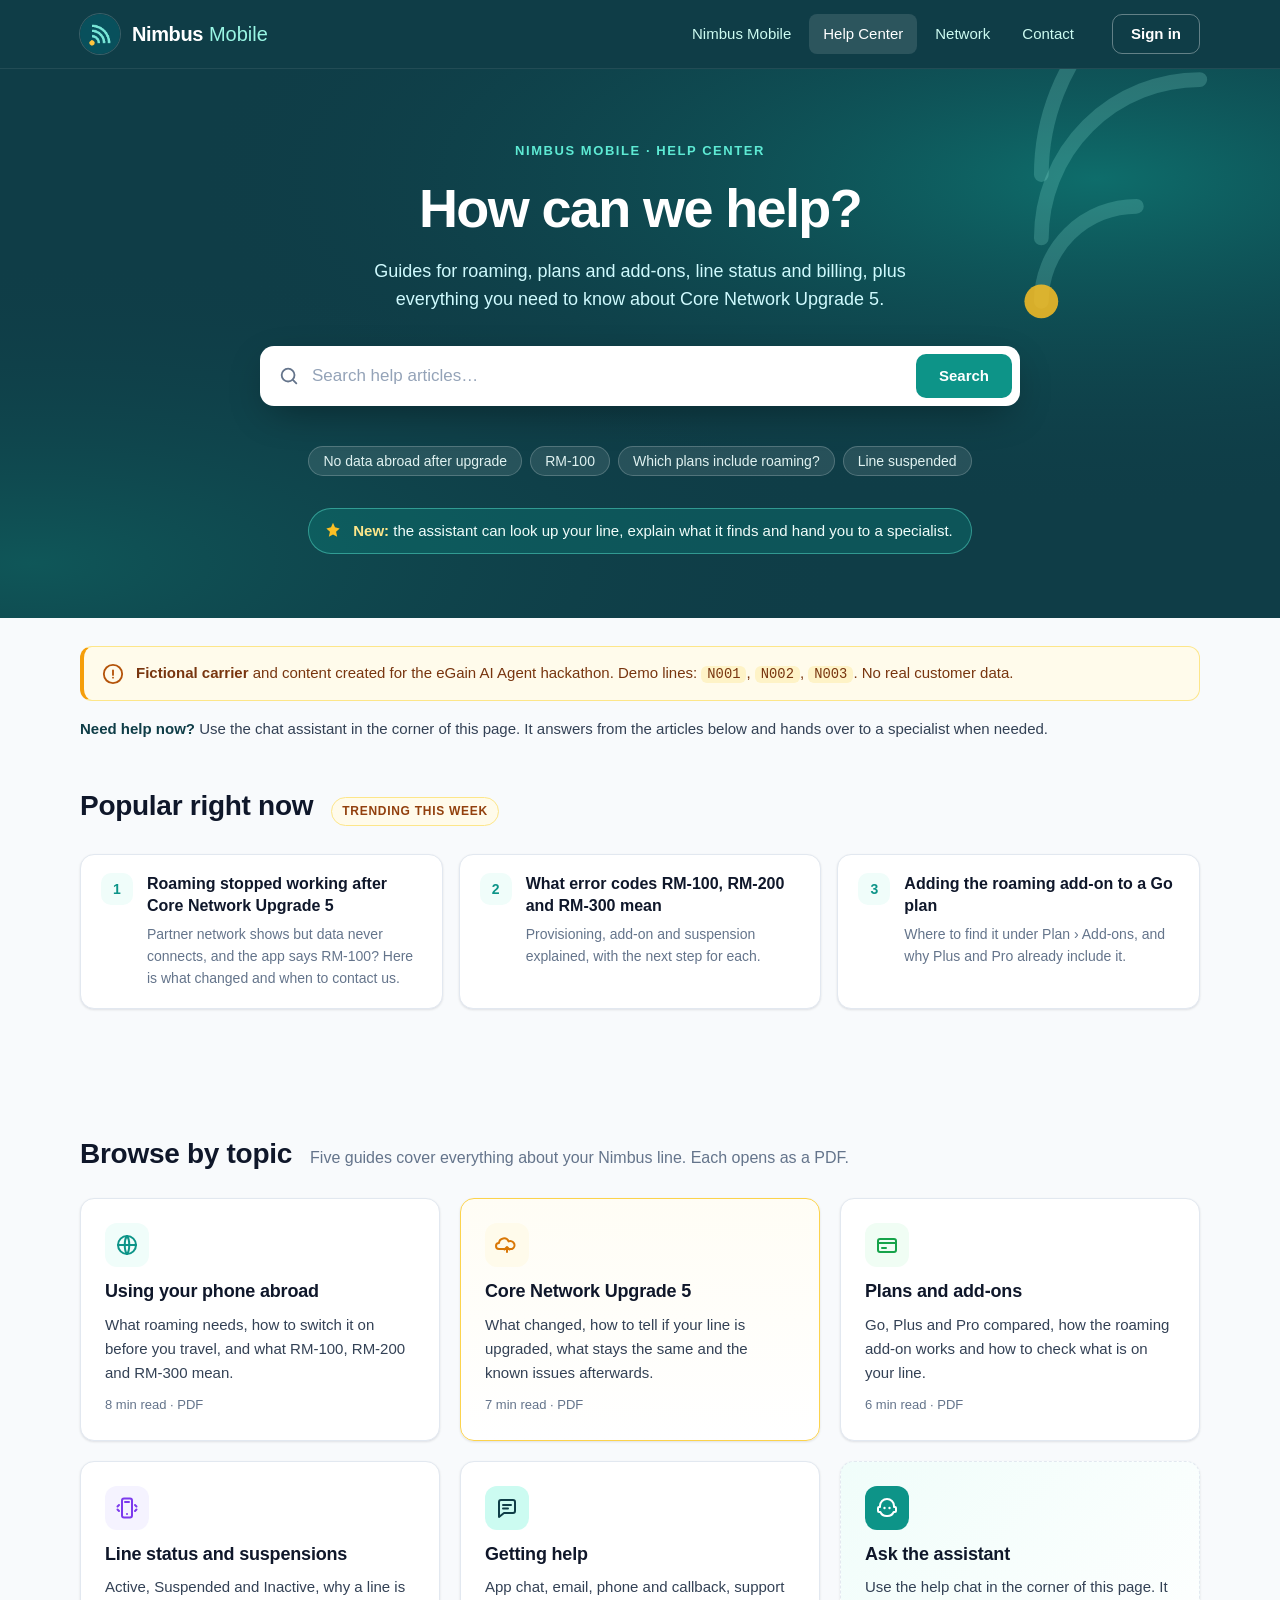
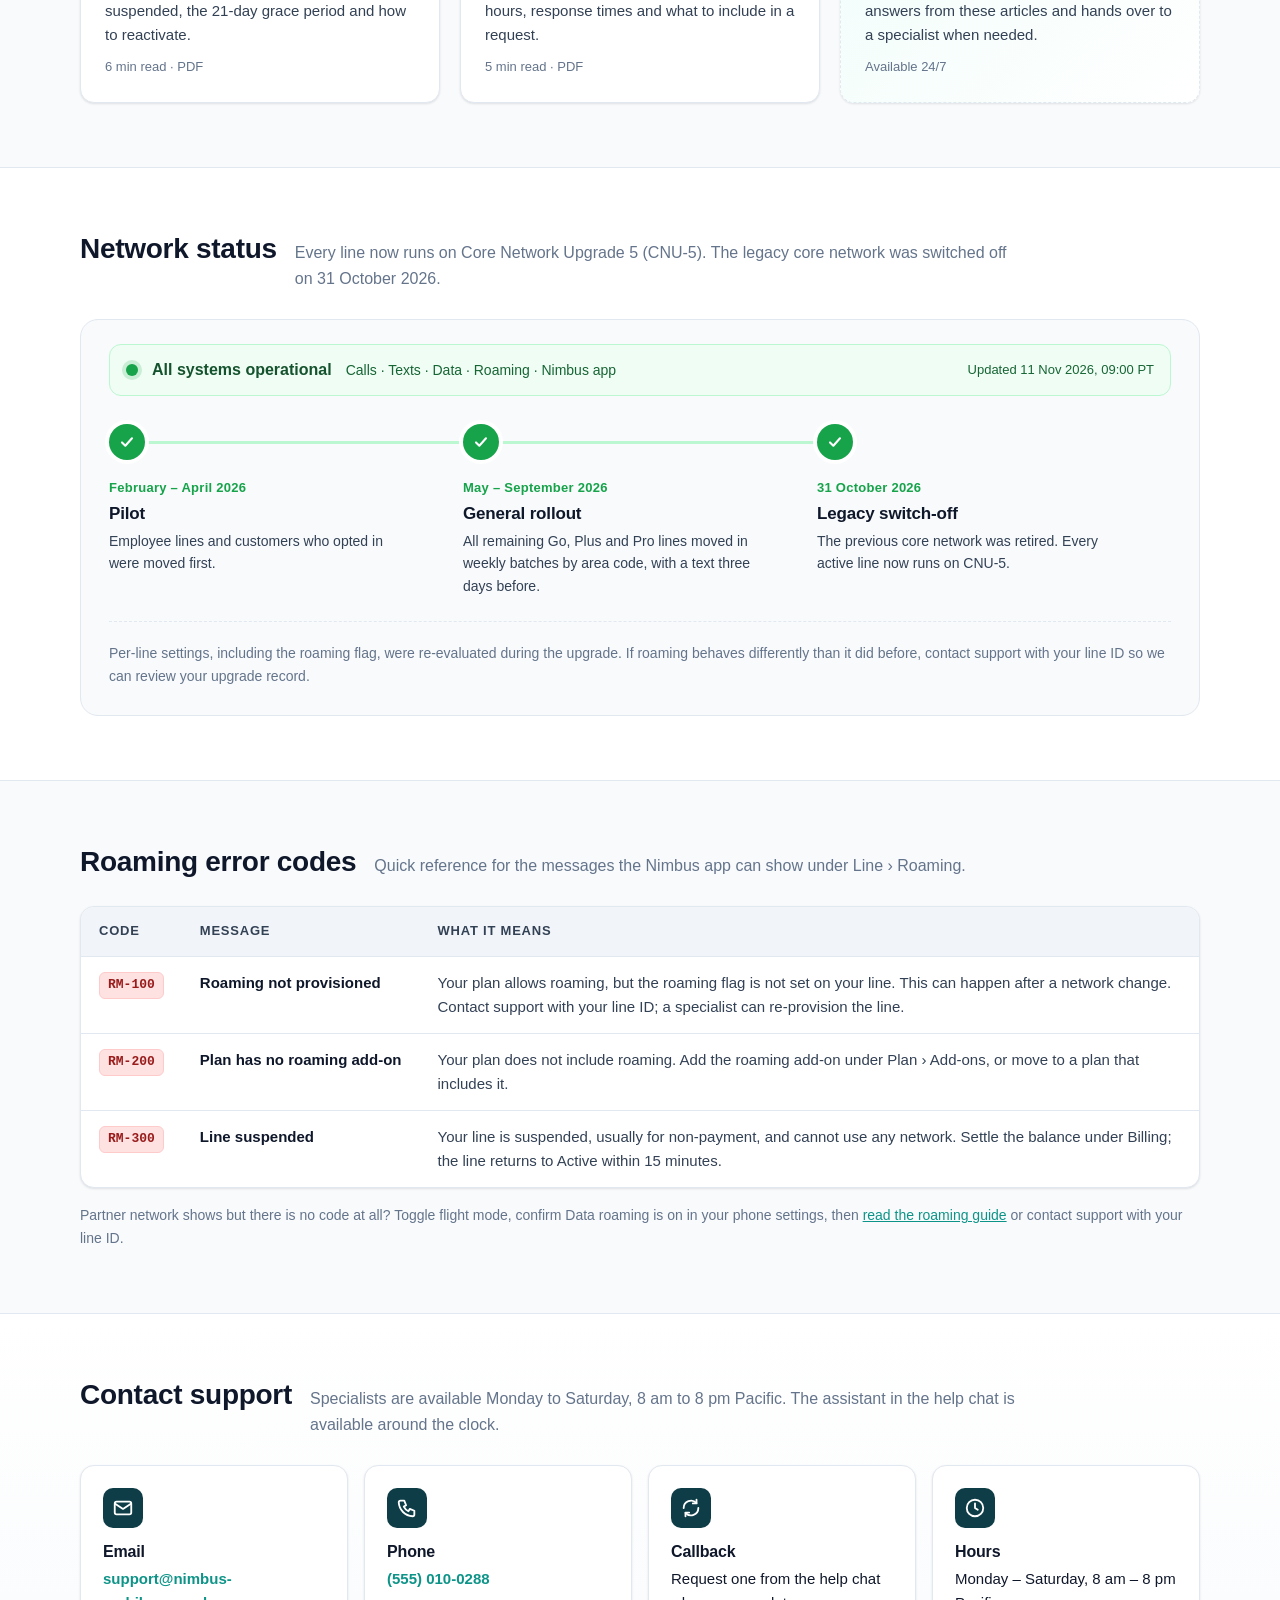
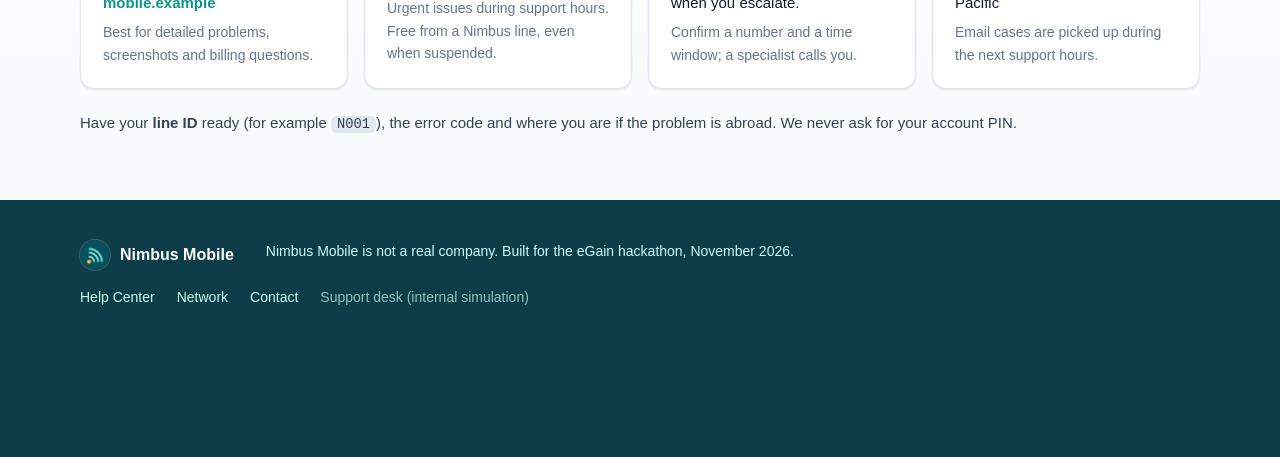
<file: web/nimbus.html>
<!doctype html>
<html lang="en">
<head>
<meta charset="utf-8">
<meta name="viewport" content="width=device-width, initial-scale=1">
<title>Nimbus Mobile Help Center · Nimbus Mobile</title>
<meta name="description" content="Help articles, network upgrade status and support contacts for Nimbus Mobile, a fictional mobile carrier (demo).">
<meta name="theme-color" content="#0f3d47">
<link rel="icon" href="assets/nimbus-avatar-128.png" type="image/png">
<link rel="stylesheet" href="nimbus.css">
</head>
<body>
<a class="skip" href="#main">Skip to content</a>

<header class="site-header">
  <div class="container nav-row">
    <a class="brand" href="nimbus.html" aria-label="Nimbus Mobile home">
      <img class="logo" src="assets/nimbus-avatar-128.png" width="40" height="40" alt="">
      <span class="wordmark">Nimbus<span class="wordmark-sub">Mobile</span></span>
    </a>

    <button class="nav-toggle" type="button" aria-expanded="false" aria-controls="site-nav" aria-label="Open menu">
      <svg class="icon-menu" viewBox="0 0 24 24" aria-hidden="true"><path d="M4 7h16M4 12h16M4 17h16" stroke="currentColor" stroke-width="2" stroke-linecap="round"/></svg>
      <svg class="icon-close" viewBox="0 0 24 24" aria-hidden="true"><path d="M6 6l12 12M18 6L6 18" stroke="currentColor" stroke-width="2" stroke-linecap="round"/></svg>
    </button>

    <nav id="site-nav" class="site-nav" aria-label="Primary">
      <ul>
        <li><a href="nimbus.html">Nimbus Mobile</a></li>
        <li><a href="#main" aria-current="page">Help Center</a></li>
        <li><a href="#status">Network</a></li>
        <li><a href="#contact">Contact</a></li>
      </ul>
      <a class="btn btn-ghost nav-cta" href="#contact">Sign in</a>
    </nav>
  </div>
</header>

<main id="main">

  <!-- Hero -->
  <section class="hero" aria-labelledby="hero-title">
    <div class="hero-bg" aria-hidden="true">
      <svg viewBox="0 0 1440 520" preserveAspectRatio="xMidYMid slice">
        <defs>
          <radialGradient id="g1" cx="80%" cy="20%" r="60%">
            <stop offset="0" stop-color="#0d9488" stop-opacity=".55"/>
            <stop offset="1" stop-color="#0f3d47" stop-opacity="0"/>
          </radialGradient>
          <radialGradient id="g2" cx="10%" cy="90%" r="55%">
            <stop offset="0" stop-color="#0f766e" stop-opacity=".45"/>
            <stop offset="1" stop-color="#0f3d47" stop-opacity="0"/>
          </radialGradient>
        </defs>
        <rect width="1440" height="520" fill="url(#g1)"/>
        <rect width="1440" height="520" fill="url(#g2)"/>
        <!-- signal arcs, echoing the Nimbus avatar -->
        <g fill="none" stroke="#99f6e4" stroke-opacity=".2" stroke-width="14" stroke-linecap="round">
          <path d="M1100 220 a 90 90 0 0 1 90 -90"/>
          <path d="M1100 160 a 150 150 0 0 1 150 -150"/>
          <path d="M1100 100 a 210 210 0 0 1 210 -210"/>
        </g>
        <circle cx="1100" cy="220" r="16" fill="#fbbf24" fill-opacity=".85"/>
        <circle cx="900" cy="300" r="4" fill="#99f6e4" fill-opacity=".7"/>
        <circle cx="1392" cy="52" r="5" fill="#fbbf24" fill-opacity=".6"/>
      </svg>
    </div>
    <div class="container hero-inner">
      <p class="eyebrow">Nimbus Mobile · Help Center</p>
      <h1 id="hero-title">How can we help?</h1>
      <p class="hero-sub">Guides for roaming, plans and add-ons, line status and billing, plus everything you need to know about Core Network Upgrade 5.</p>

      <form class="search" role="search" aria-label="Search help articles" autocomplete="off">
        <label class="sr-only" for="q">Search help articles</label>
        <svg class="search-icon" viewBox="0 0 24 24" aria-hidden="true"><circle cx="11" cy="11" r="7" fill="none" stroke="currentColor" stroke-width="2"/><path d="M20 20l-3.5-3.5" stroke="currentColor" stroke-width="2" stroke-linecap="round"/></svg>
        <input id="q" type="search" name="q" placeholder="Search help articles…">
        <button class="btn btn-primary" type="submit">Search</button>
        <p class="search-hint" aria-live="polite"></p>
      </form>

      <ul class="chips" aria-label="Popular searches">
        <li><button type="button" class="chip" data-q="no data abroad after upgrade">No data abroad after upgrade</button></li>
        <li><button type="button" class="chip" data-q="RM-100">RM-100</button></li>
        <li><button type="button" class="chip" data-q="which plans include roaming">Which plans include roaming?</button></li>
        <li><button type="button" class="chip" data-q="line suspended">Line suspended</button></li>
      </ul>

      <div class="callout" role="note">
        <svg viewBox="0 0 24 24" aria-hidden="true"><path d="M12 2l2.4 5.6L20 9l-4.3 3.9L17 19l-5-2.9L7 19l1.3-6.1L4 9l5.6-1.4z" fill="#fbbf24"/></svg>
        <p><strong>New:</strong> the assistant can look up your line, explain what it finds and hand you to a specialist.</p>
      </div>
    </div>
  </section>

  <!-- Fictional notice -->
  <div class="container">
    <aside class="notice" aria-label="Demo notice">
      <svg viewBox="0 0 24 24" aria-hidden="true"><circle cx="12" cy="12" r="10" fill="none" stroke="currentColor" stroke-width="2"/><path d="M12 8v5M12 16h.01" stroke="currentColor" stroke-width="2" stroke-linecap="round"/></svg>
      <p><strong>Fictional carrier</strong> and content created for the eGain AI Agent hackathon. Demo lines: <code>N001</code>, <code>N002</code>, <code>N003</code>. No real customer data.</p>
    </aside>
    <p class="chat-hint"><strong>Need help now?</strong> Use the chat assistant in the corner of this page. It answers from the articles below and hands over to a specialist when needed.</p>
  </div>

  <!-- Popular -->
  <section class="section popular" aria-labelledby="popular-title">
    <div class="container">
      <div class="section-head">
        <h2 id="popular-title">Popular right now</h2>
        <span class="pill pill-warm">Trending this week</span>
      </div>
      <ol class="popular-grid">
        <li class="popular-item">
          <span class="rank">1</span>
          <div>
            <a href="../kb/telecom/02-core-network-upgrade-5.pdf">Roaming stopped working after Core Network Upgrade 5</a>
            <p>Partner network shows but data never connects, and the app says RM-100? Here is what changed and when to contact us.</p>
          </div>
        </li>
        <li class="popular-item">
          <span class="rank">2</span>
          <div>
            <a href="../kb/telecom/01-using-your-phone-abroad.pdf">What error codes RM-100, RM-200 and RM-300 mean</a>
            <p>Provisioning, add-on and suspension explained, with the next step for each.</p>
          </div>
        </li>
        <li class="popular-item">
          <span class="rank">3</span>
          <div>
            <a href="../kb/telecom/03-plans-and-add-ons.pdf">Adding the roaming add-on to a Go plan</a>
            <p>Where to find it under Plan › Add-ons, and why Plus and Pro already include it.</p>
          </div>
        </li>
      </ol>
    </div>
  </section>

  <!-- Articles -->
  <section class="section" aria-labelledby="articles-title">
    <div class="container">
      <div class="section-head">
        <h2 id="articles-title">Browse by topic</h2>
        <p class="section-sub">Five guides cover everything about your Nimbus line. Each opens as a PDF.</p>
      </div>
      <div class="cards">
        <a class="card" href="../kb/telecom/01-using-your-phone-abroad.pdf">
          <span class="card-icon ic-teal"><svg viewBox="0 0 24 24" aria-hidden="true"><circle cx="12" cy="12" r="9" fill="none" stroke="currentColor" stroke-width="2"/><path d="M3 12h18M12 3c3 3.5 3 14.5 0 18M12 3c-3 3.5-3 14.5 0 18" fill="none" stroke="currentColor" stroke-width="2" stroke-linecap="round"/></svg></span>
          <h3>Using your phone abroad</h3>
          <p>What roaming needs, how to switch it on before you travel, and what RM-100, RM-200 and RM-300 mean.</p>
          <span class="card-meta">8 min read · PDF</span>
        </a>
        <a class="card card-featured" href="../kb/telecom/02-core-network-upgrade-5.pdf">
          <span class="card-icon ic-warm"><svg viewBox="0 0 24 24" aria-hidden="true"><path d="M4 16a3 3 0 010-6 5 5 0 019.6-1.6A4 4 0 0117 16H4z" fill="none" stroke="currentColor" stroke-width="2" stroke-linejoin="round"/><path d="M12 19v-5M9.5 16.5L12 14l2.5 2.5" fill="none" stroke="currentColor" stroke-width="2" stroke-linecap="round" stroke-linejoin="round"/></svg></span>
          <h3>Core Network Upgrade 5</h3>
          <p>What changed, how to tell if your line is upgraded, what stays the same and the known issues afterwards.</p>
          <span class="card-meta">7 min read · PDF</span>
        </a>
        <a class="card" href="../kb/telecom/03-plans-and-add-ons.pdf">
          <span class="card-icon ic-green"><svg viewBox="0 0 24 24" aria-hidden="true"><rect x="3" y="6" width="18" height="13" rx="2" fill="none" stroke="currentColor" stroke-width="2"/><path d="M3 10h18M7 15h4" stroke="currentColor" stroke-width="2" stroke-linecap="round"/></svg></span>
          <h3>Plans and add-ons</h3>
          <p>Go, Plus and Pro compared, how the roaming add-on works and how to check what is on your line.</p>
          <span class="card-meta">6 min read · PDF</span>
        </a>
        <a class="card" href="../kb/telecom/04-line-status-and-suspensions.pdf">
          <span class="card-icon ic-purple"><svg viewBox="0 0 24 24" aria-hidden="true"><rect x="7" y="2.5" width="10" height="19" rx="2" fill="none" stroke="currentColor" stroke-width="2"/><path d="M10 6h4M12 18h.01" stroke="currentColor" stroke-width="2" stroke-linecap="round"/><path d="M4 9l-1.5 1.5M4 15l-1.5-1.5M20 9l1.5 1.5M20 15l1.5-1.5" stroke="currentColor" stroke-width="2" stroke-linecap="round"/></svg></span>
          <h3>Line status and suspensions</h3>
          <p>Active, Suspended and Inactive, why a line is suspended, the 21-day grace period and how to reactivate.</p>
          <span class="card-meta">6 min read · PDF</span>
        </a>
        <a class="card" href="../kb/telecom/05-getting-help.pdf">
          <span class="card-icon ic-deep"><svg viewBox="0 0 24 24" aria-hidden="true"><path d="M4 6a2 2 0 012-2h12a2 2 0 012 2v9a2 2 0 01-2 2H9l-5 4V6z" fill="none" stroke="currentColor" stroke-width="2" stroke-linejoin="round"/><path d="M8 9h8M8 12.5h5" stroke="currentColor" stroke-width="2" stroke-linecap="round"/></svg></span>
          <h3>Getting help</h3>
          <p>App chat, email, phone and callback, support hours, response times and what to include in a request.</p>
          <span class="card-meta">5 min read · PDF</span>
        </a>
        <div class="card card-assist" aria-labelledby="assist-title">
          <span class="card-icon ic-teal-solid"><svg viewBox="0 0 24 24" aria-hidden="true"><path d="M12 3a7 7 0 017 7v1h1a1 1 0 011 1v3a1 1 0 01-1 1h-1.3A7 7 0 0112 20a7 7 0 01-6.7-4H4a1 1 0 01-1-1v-3a1 1 0 011-1h1v-1a7 7 0 017-7z" fill="none" stroke="currentColor" stroke-width="2" stroke-linejoin="round"/><circle cx="9.5" cy="12" r="1.2" fill="currentColor"/><circle cx="14.5" cy="12" r="1.2" fill="currentColor"/></svg></span>
          <h3 id="assist-title">Ask the assistant</h3>
          <p>Use the help chat in the corner of this page. It answers from these articles and hands over to a specialist when needed.</p>
          <span class="card-meta">Available 24/7</span>
        </div>
      </div>
    </div>
  </section>

  <!-- Network status -->
  <section id="status" class="section section-alt" aria-labelledby="status-title">
    <div class="container">
      <div class="section-head">
        <h2 id="status-title">Network status</h2>
        <p class="section-sub">Every line now runs on Core Network Upgrade 5 (CNU-5). The legacy core network was switched off on 31 October 2026.</p>
      </div>

      <div class="status-panel">
        <div class="status-row" role="status">
          <span class="status-dot" aria-hidden="true"></span>
          <strong>All systems operational</strong>
          <span class="status-meta">Calls · Texts · Data · Roaming · Nimbus app</span>
          <span class="status-time">Updated 11 Nov 2026, 09:00 PT</span>
        </div>

        <ol class="timeline">
          <li class="tl-item is-done">
            <span class="tl-marker" aria-hidden="true"><svg viewBox="0 0 24 24"><path d="M6 12.5l4 4 8-9" fill="none" stroke="currentColor" stroke-width="2.5" stroke-linecap="round" stroke-linejoin="round"/></svg></span>
            <div class="tl-body">
              <span class="tl-dates">February – April 2026</span>
              <h3>Pilot</h3>
              <p>Employee lines and customers who opted in were moved first.</p>
            </div>
          </li>
          <li class="tl-item is-done">
            <span class="tl-marker" aria-hidden="true"><svg viewBox="0 0 24 24"><path d="M6 12.5l4 4 8-9" fill="none" stroke="currentColor" stroke-width="2.5" stroke-linecap="round" stroke-linejoin="round"/></svg></span>
            <div class="tl-body">
              <span class="tl-dates">May – September 2026</span>
              <h3>General rollout</h3>
              <p>All remaining Go, Plus and Pro lines moved in weekly batches by area code, with a text three days before.</p>
            </div>
          </li>
          <li class="tl-item is-done is-last">
            <span class="tl-marker" aria-hidden="true"><svg viewBox="0 0 24 24"><path d="M6 12.5l4 4 8-9" fill="none" stroke="currentColor" stroke-width="2.5" stroke-linecap="round" stroke-linejoin="round"/></svg></span>
            <div class="tl-body">
              <span class="tl-dates">31 October 2026</span>
              <h3>Legacy switch-off</h3>
              <p>The previous core network was retired. Every active line now runs on CNU-5.</p>
            </div>
          </li>
        </ol>

        <p class="status-note">Per-line settings, including the roaming flag, were re-evaluated during the upgrade. If roaming behaves differently than it did before, contact support with your line ID so we can review your upgrade record.</p>
      </div>
    </div>
  </section>

  <!-- Error codes -->
  <section class="section" aria-labelledby="errors-title">
    <div class="container">
      <div class="section-head">
        <h2 id="errors-title">Roaming error codes</h2>
        <p class="section-sub">Quick reference for the messages the Nimbus app can show under Line › Roaming.</p>
      </div>
      <div class="table-wrap">
        <table class="codes">
          <thead>
            <tr><th scope="col">Code</th><th scope="col">Message</th><th scope="col">What it means</th></tr>
          </thead>
          <tbody>
            <tr>
              <th scope="row"><code class="code-tag">RM-100</code></th>
              <td>Roaming not provisioned</td>
              <td>Your plan allows roaming, but the roaming flag is not set on your line. This can happen after a network change. Contact support with your line ID; a specialist can re-provision the line.</td>
            </tr>
            <tr>
              <th scope="row"><code class="code-tag">RM-200</code></th>
              <td>Plan has no roaming add-on</td>
              <td>Your plan does not include roaming. Add the roaming add-on under Plan › Add-ons, or move to a plan that includes it.</td>
            </tr>
            <tr>
              <th scope="row"><code class="code-tag">RM-300</code></th>
              <td>Line suspended</td>
              <td>Your line is suspended, usually for non-payment, and cannot use any network. Settle the balance under Billing; the line returns to Active within 15 minutes.</td>
            </tr>
          </tbody>
        </table>
      </div>
      <p class="table-foot">Partner network shows but there is no code at all? Toggle flight mode, confirm Data roaming is on in your phone settings, then <a href="../kb/telecom/01-using-your-phone-abroad.pdf">read the roaming guide</a> or contact support with your line ID.</p>
    </div>
  </section>

  <!-- Contact -->
  <section id="contact" class="section section-contact" aria-labelledby="contact-title">
    <div class="container">
      <div class="section-head">
        <h2 id="contact-title">Contact support</h2>
        <p class="section-sub">Specialists are available Monday to Saturday, 8 am to 8 pm Pacific. The assistant in the help chat is available around the clock.</p>
      </div>
      <div class="contact-grid">
        <div class="contact-card">
          <span class="contact-icon"><svg viewBox="0 0 24 24" aria-hidden="true"><rect x="3" y="5" width="18" height="14" rx="2" fill="none" stroke="currentColor" stroke-width="2"/><path d="M3 7l9 6 9-6" fill="none" stroke="currentColor" stroke-width="2" stroke-linejoin="round"/></svg></span>
          <h3>Email</h3>
          <p><a href="mailto:support@nimbus-mobile.example">support@nimbus-mobile.example</a></p>
          <p class="muted">Best for detailed problems, screenshots and billing questions.</p>
        </div>
        <div class="contact-card">
          <span class="contact-icon"><svg viewBox="0 0 24 24" aria-hidden="true"><path d="M5 4h4l2 5-2.5 1.5a11 11 0 005 5L15 13l5 2v4a2 2 0 01-2 2A16 16 0 013 6a2 2 0 012-2z" fill="none" stroke="currentColor" stroke-width="2" stroke-linejoin="round"/></svg></span>
          <h3>Phone</h3>
          <p><a href="tel:+15550100288">(555) 010-0288</a></p>
          <p class="muted">Urgent issues during support hours. Free from a Nimbus line, even when suspended.</p>
        </div>
        <div class="contact-card">
          <span class="contact-icon"><svg viewBox="0 0 24 24" aria-hidden="true"><path d="M4 12a8 8 0 0114-5.3M20 12a8 8 0 01-14 5.3" fill="none" stroke="currentColor" stroke-width="2" stroke-linecap="round"/><path d="M18 3v4h-4M6 21v-4h4" fill="none" stroke="currentColor" stroke-width="2" stroke-linecap="round" stroke-linejoin="round"/></svg></span>
          <h3>Callback</h3>
          <p>Request one from the help chat when you escalate.</p>
          <p class="muted">Confirm a number and a time window; a specialist calls you.</p>
        </div>
        <div class="contact-card">
          <span class="contact-icon"><svg viewBox="0 0 24 24" aria-hidden="true"><circle cx="12" cy="12" r="9" fill="none" stroke="currentColor" stroke-width="2"/><path d="M12 7v5l3 2" fill="none" stroke="currentColor" stroke-width="2" stroke-linecap="round" stroke-linejoin="round"/></svg></span>
          <h3>Hours</h3>
          <p>Monday – Saturday, 8 am – 8 pm Pacific</p>
          <p class="muted">Email cases are picked up during the next support hours.</p>
        </div>
      </div>
      <p class="contact-tip">Have your <strong>line ID</strong> ready (for example <code>N001</code>), the error code and where you are if the problem is abroad. We never ask for your account PIN.</p>
    </div>
  </section>

</main>

<footer class="site-footer">
  <div class="container footer-inner">
    <div class="footer-brand">
      <img class="logo logo-sm" src="assets/nimbus-avatar-128.png" width="30" height="30" alt="">
      <span>Nimbus Mobile</span>
    </div>
    <p class="footer-disclaimer">Nimbus Mobile is not a real company. Built for the eGain hackathon, November 2026.</p>
    <ul class="footer-links">
      <li><a href="#main">Help Center</a></li>
      <li><a href="#status">Network</a></li>
      <li><a href="#contact">Contact</a></li>
      <li><a class="footer-internal" href="./index.html">Support desk (internal simulation)</a></li>
    </ul>
  </div>
</footer>

<script src="nimbus.js"></script>
</body>
</html>
</file>
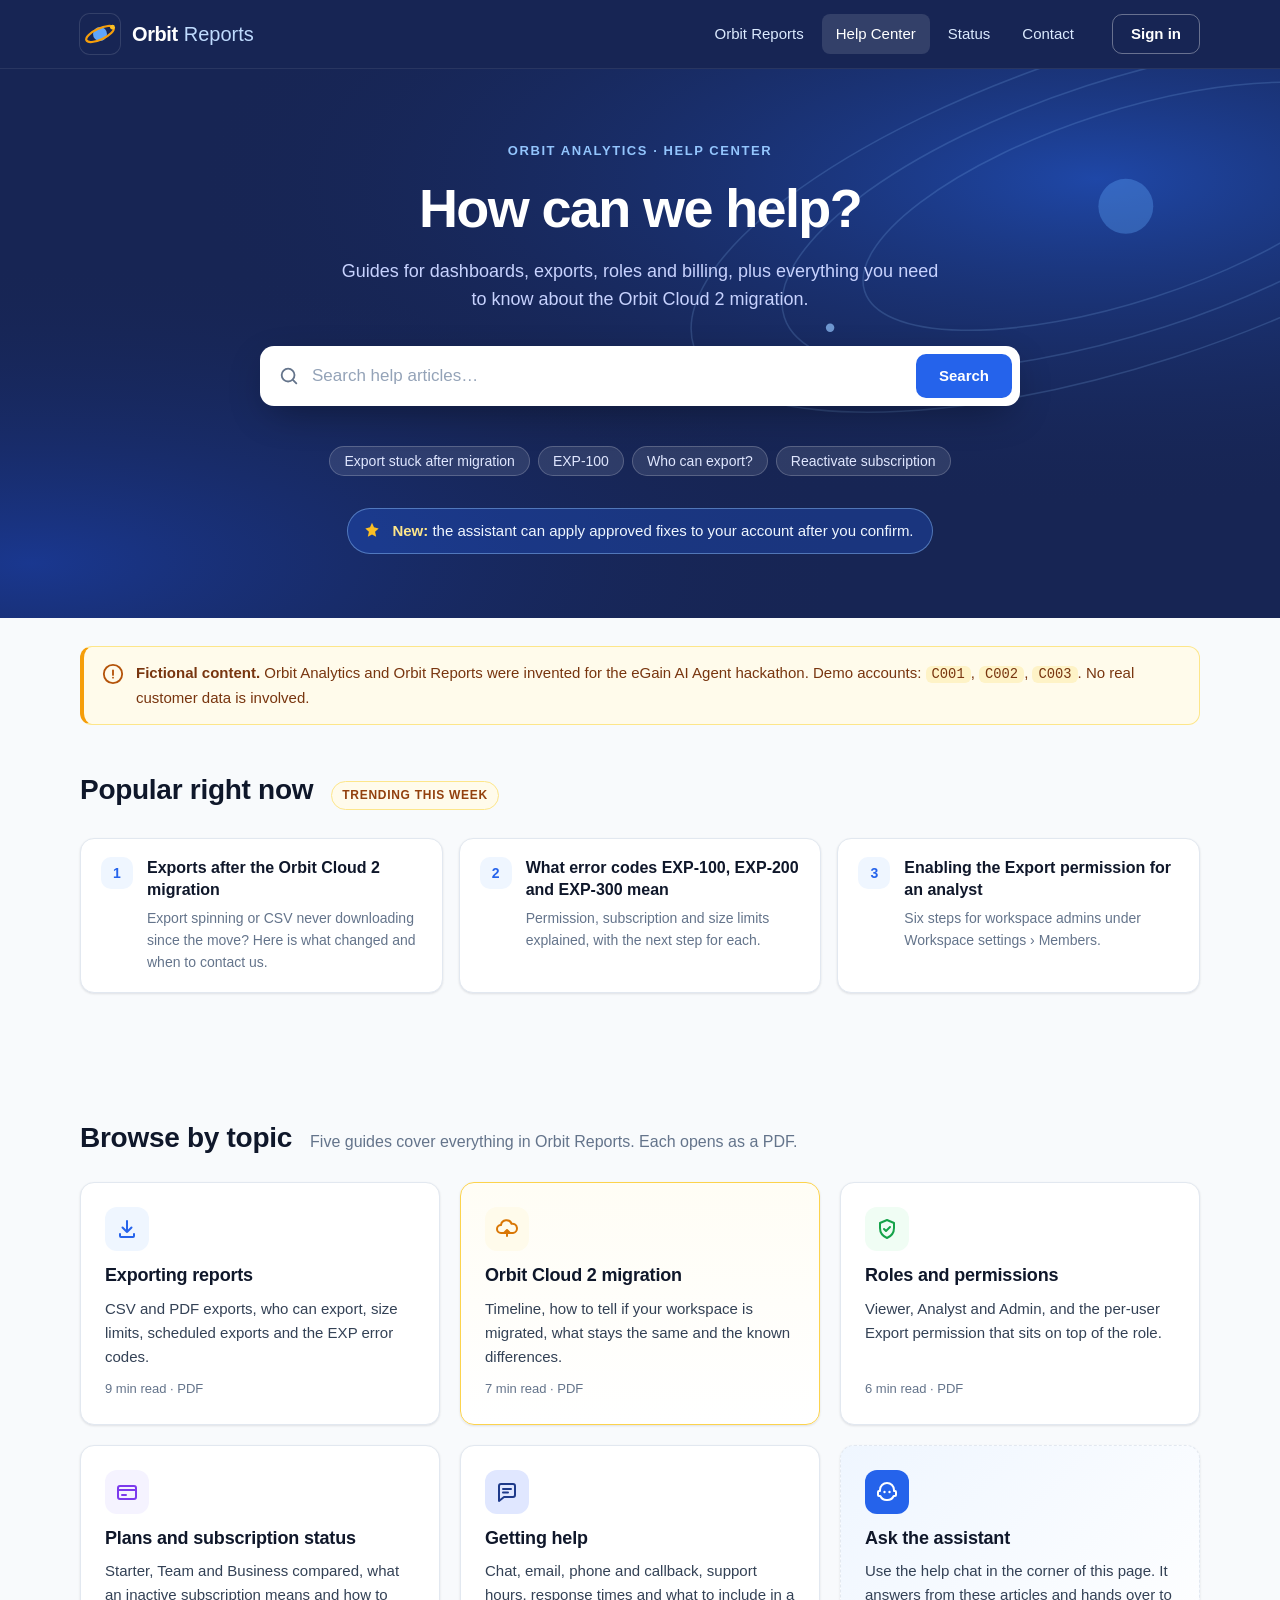
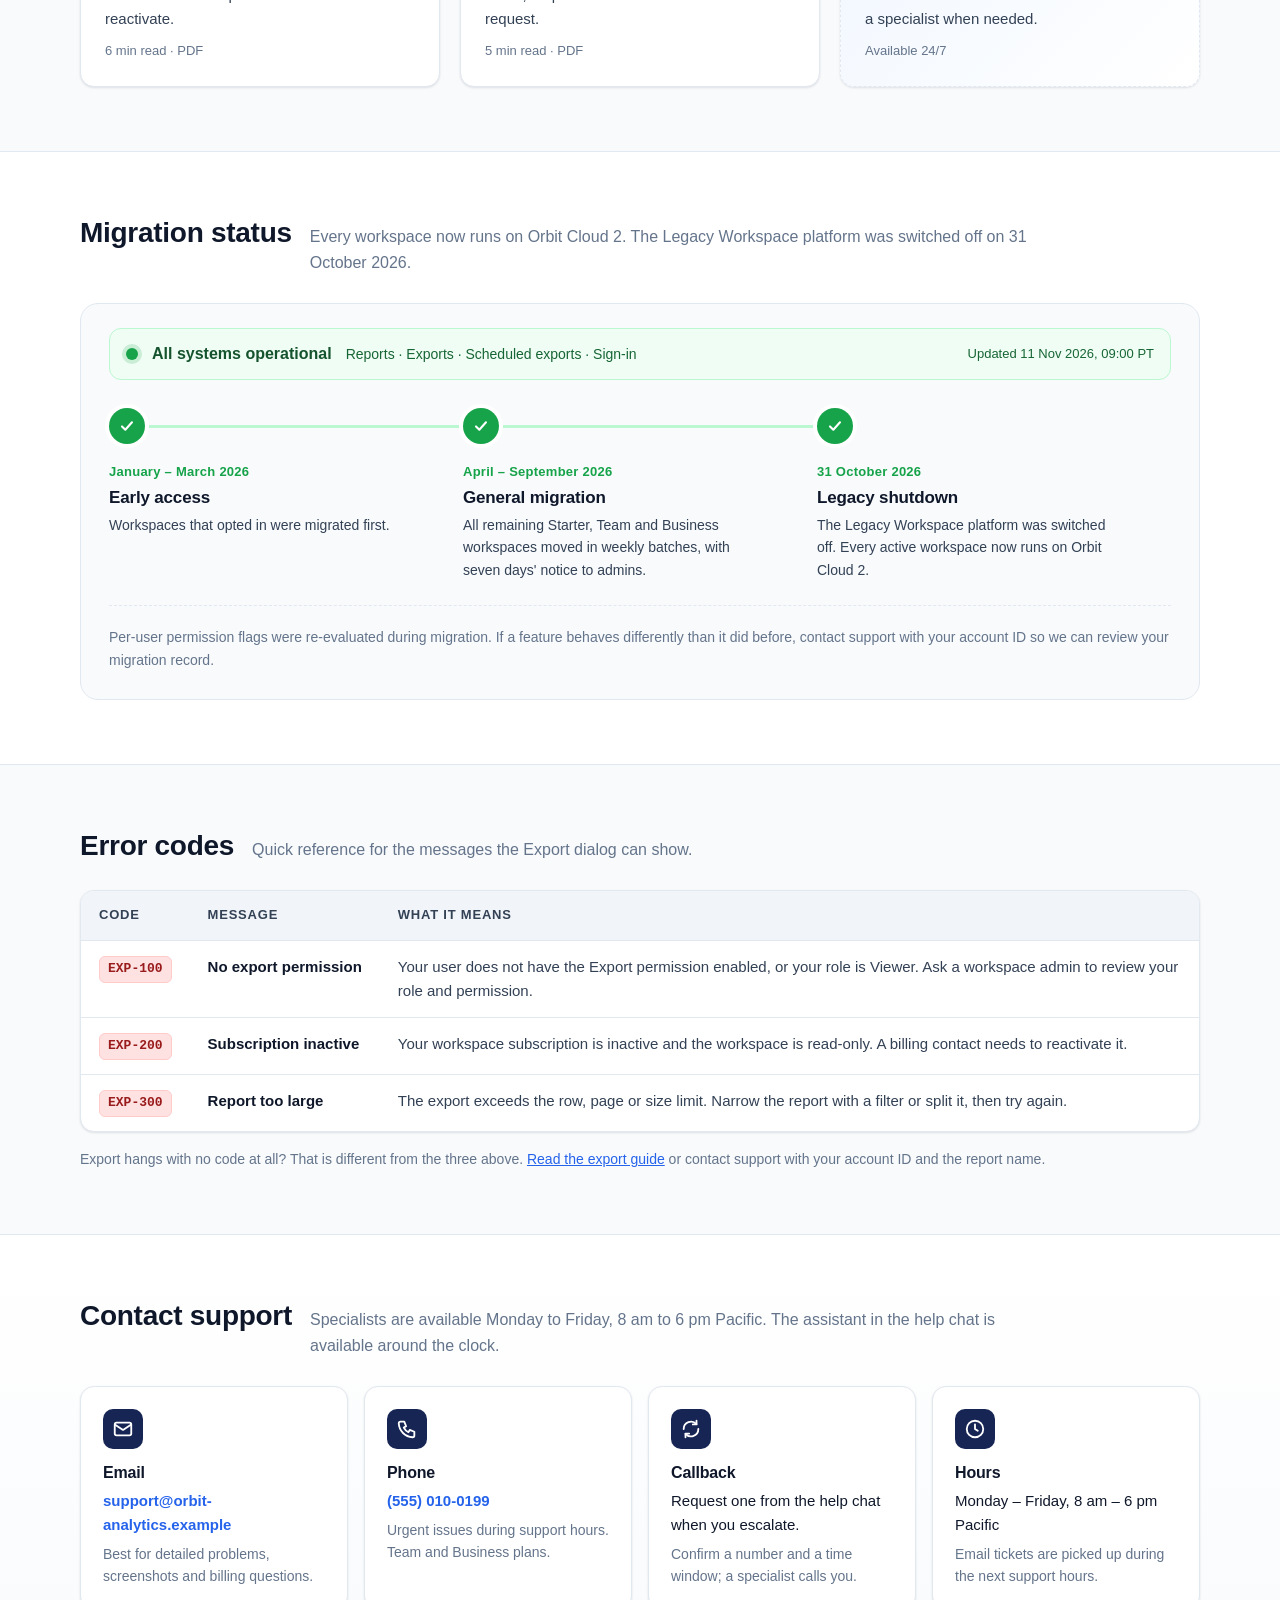
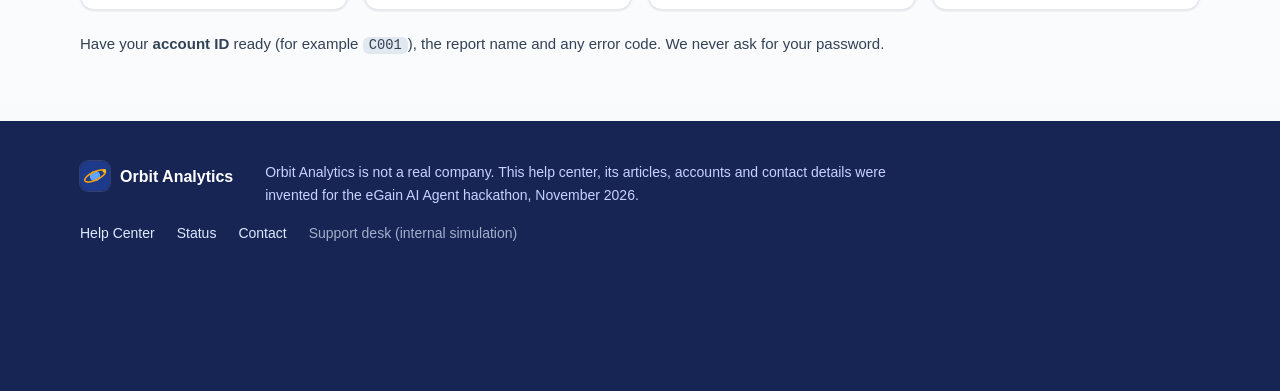
<file: web/orbit.html>
<!doctype html>
<html lang="en">
<head>
<meta charset="utf-8">
<meta name="viewport" content="width=device-width, initial-scale=1">
<title>Orbit Reports Help Center · Orbit Analytics</title>
<meta name="description" content="Help articles, migration status and support contacts for Orbit Reports by Orbit Analytics (fictional demo).">
<meta name="theme-color" content="#172554">
<link rel="icon" href="data:image/svg+xml,%3Csvg xmlns='http://www.w3.org/2000/svg' viewBox='0 0 32 32'%3E%3Crect width='32' height='32' rx='8' fill='%23172554'/%3E%3Ccircle cx='16' cy='16' r='5.5' fill='%2360a5fa'/%3E%3Cellipse cx='16' cy='16' rx='12' ry='4.5' fill='none' stroke='%23f59e0b' stroke-width='1.8' transform='rotate(-25 16 16)'/%3E%3C/svg%3E">
<link rel="stylesheet" href="orbit.css">
</head>
<body>
<a class="skip" href="#main">Skip to content</a>

<header class="site-header">
  <div class="container nav-row">
    <a class="brand" href="orbit.html" aria-label="Orbit Reports home">
      <svg class="logo" viewBox="0 0 40 40" aria-hidden="true" focusable="false">
        <rect width="40" height="40" rx="10" fill="#172554"/>
        <circle cx="20" cy="20" r="7" fill="#60a5fa"/>
        <ellipse cx="20" cy="20" rx="15" ry="5.5" fill="none" stroke="#f59e0b" stroke-width="2.2" transform="rotate(-25 20 20)"/>
        <circle cx="32.5" cy="13.2" r="2.4" fill="#fbbf24"/>
      </svg>
      <span class="wordmark">Orbit<span class="wordmark-sub">Reports</span></span>
    </a>

    <button class="nav-toggle" type="button" aria-expanded="false" aria-controls="site-nav" aria-label="Open menu">
      <svg class="icon-menu" viewBox="0 0 24 24" aria-hidden="true"><path d="M4 7h16M4 12h16M4 17h16" stroke="currentColor" stroke-width="2" stroke-linecap="round"/></svg>
      <svg class="icon-close" viewBox="0 0 24 24" aria-hidden="true"><path d="M6 6l12 12M18 6L6 18" stroke="currentColor" stroke-width="2" stroke-linecap="round"/></svg>
    </button>

    <nav id="site-nav" class="site-nav" aria-label="Primary">
      <ul>
        <li><a href="orbit.html">Orbit Reports</a></li>
        <li><a href="#main" aria-current="page">Help Center</a></li>
        <li><a href="#status">Status</a></li>
        <li><a href="#contact">Contact</a></li>
      </ul>
      <a class="btn btn-ghost nav-cta" href="#contact">Sign in</a>
    </nav>
  </div>
</header>

<main id="main">

  <!-- Hero -->
  <section class="hero" aria-labelledby="hero-title">
    <div class="hero-bg" aria-hidden="true">
      <svg viewBox="0 0 1440 520" preserveAspectRatio="xMidYMid slice">
        <defs>
          <radialGradient id="g1" cx="80%" cy="20%" r="60%">
            <stop offset="0" stop-color="#2563eb" stop-opacity=".55"/>
            <stop offset="1" stop-color="#172554" stop-opacity="0"/>
          </radialGradient>
          <radialGradient id="g2" cx="10%" cy="90%" r="55%">
            <stop offset="0" stop-color="#1d4ed8" stop-opacity=".45"/>
            <stop offset="1" stop-color="#172554" stop-opacity="0"/>
          </radialGradient>
        </defs>
        <rect width="1440" height="520" fill="url(#g1)"/>
        <rect width="1440" height="520" fill="url(#g2)"/>
        <g fill="none" stroke="#93c5fd" stroke-opacity=".18" stroke-width="1.5">
          <ellipse cx="1180" cy="130" rx="260" ry="90" transform="rotate(-18 1180 130)"/>
          <ellipse cx="1180" cy="130" rx="340" ry="120" transform="rotate(-18 1180 130)"/>
          <ellipse cx="1180" cy="130" rx="430" ry="150" transform="rotate(-18 1180 130)"/>
        </g>
        <circle cx="1180" cy="130" r="26" fill="#60a5fa" fill-opacity=".35"/>
        <circle cx="1392" cy="52" r="5" fill="#fbbf24" fill-opacity=".9"/>
        <circle cx="900" cy="245" r="4" fill="#93c5fd" fill-opacity=".7"/>
      </svg>
    </div>
    <div class="container hero-inner">
      <p class="eyebrow">Orbit Analytics · Help Center</p>
      <h1 id="hero-title">How can we help?</h1>
      <p class="hero-sub">Guides for dashboards, exports, roles and billing, plus everything you need to know about the Orbit Cloud 2 migration.</p>

      <form class="search" role="search" aria-label="Search help articles" autocomplete="off">
        <label class="sr-only" for="q">Search help articles</label>
        <svg class="search-icon" viewBox="0 0 24 24" aria-hidden="true"><circle cx="11" cy="11" r="7" fill="none" stroke="currentColor" stroke-width="2"/><path d="M20 20l-3.5-3.5" stroke="currentColor" stroke-width="2" stroke-linecap="round"/></svg>
        <input id="q" type="search" name="q" placeholder="Search help articles…">
        <button class="btn btn-primary" type="submit">Search</button>
        <p class="search-hint" aria-live="polite"></p>
      </form>

      <ul class="chips" aria-label="Popular searches">
        <li><button type="button" class="chip" data-q="export stuck after migration">Export stuck after migration</button></li>
        <li><button type="button" class="chip" data-q="EXP-100">EXP-100</button></li>
        <li><button type="button" class="chip" data-q="who can export">Who can export?</button></li>
        <li><button type="button" class="chip" data-q="reactivate subscription">Reactivate subscription</button></li>
      </ul>

      <div class="callout" role="note">
        <svg viewBox="0 0 24 24" aria-hidden="true"><path d="M12 2l2.4 5.6L20 9l-4.3 3.9L17 19l-5-2.9L7 19l1.3-6.1L4 9l5.6-1.4z" fill="#fbbf24"/></svg>
        <p><strong>New:</strong> the assistant can apply approved fixes to your account after you confirm.</p>
      </div>
    </div>
  </section>

  <!-- Fictional notice -->
  <div class="container">
    <aside class="notice" aria-label="Demo notice">
      <svg viewBox="0 0 24 24" aria-hidden="true"><circle cx="12" cy="12" r="10" fill="none" stroke="currentColor" stroke-width="2"/><path d="M12 8v5M12 16h.01" stroke="currentColor" stroke-width="2" stroke-linecap="round"/></svg>
      <p><strong>Fictional content.</strong> Orbit Analytics and Orbit Reports were invented for the eGain AI Agent hackathon. Demo accounts: <code>C001</code>, <code>C002</code>, <code>C003</code>. No real customer data is involved.</p>
    </aside>
  </div>

  <!-- Popular -->
  <section class="section popular" aria-labelledby="popular-title">
    <div class="container">
      <div class="section-head">
        <h2 id="popular-title">Popular right now</h2>
        <span class="pill pill-warm">Trending this week</span>
      </div>
      <ol class="popular-grid">
        <li class="popular-item">
          <span class="rank">1</span>
          <div>
            <a href="../kb/02-orbit-cloud-2-migration.pdf">Exports after the Orbit Cloud 2 migration</a>
            <p>Export spinning or CSV never downloading since the move? Here is what changed and when to contact us.</p>
          </div>
        </li>
        <li class="popular-item">
          <span class="rank">2</span>
          <div>
            <a href="../kb/01-exporting-reports.pdf">What error codes EXP-100, EXP-200 and EXP-300 mean</a>
            <p>Permission, subscription and size limits explained, with the next step for each.</p>
          </div>
        </li>
        <li class="popular-item">
          <span class="rank">3</span>
          <div>
            <a href="../kb/03-roles-and-permissions.pdf">Enabling the Export permission for an analyst</a>
            <p>Six steps for workspace admins under Workspace settings › Members.</p>
          </div>
        </li>
      </ol>
    </div>
  </section>

  <!-- Articles -->
  <section class="section" aria-labelledby="articles-title">
    <div class="container">
      <div class="section-head">
        <h2 id="articles-title">Browse by topic</h2>
        <p class="section-sub">Five guides cover everything in Orbit Reports. Each opens as a PDF.</p>
      </div>
      <div class="cards">
        <a class="card" href="../kb/01-exporting-reports.pdf">
          <span class="card-icon ic-blue"><svg viewBox="0 0 24 24" aria-hidden="true"><path d="M12 4v11M7.5 10.5L12 15l4.5-4.5" fill="none" stroke="currentColor" stroke-width="2" stroke-linecap="round" stroke-linejoin="round"/><path d="M5 17v2a1 1 0 001 1h12a1 1 0 001-1v-2" fill="none" stroke="currentColor" stroke-width="2" stroke-linecap="round"/></svg></span>
          <h3>Exporting reports</h3>
          <p>CSV and PDF exports, who can export, size limits, scheduled exports and the EXP error codes.</p>
          <span class="card-meta">9 min read · PDF</span>
        </a>
        <a class="card card-featured" href="../kb/02-orbit-cloud-2-migration.pdf">
          <span class="card-icon ic-warm"><svg viewBox="0 0 24 24" aria-hidden="true"><path d="M6 16a4 4 0 010-8 5.5 5.5 0 0110.6-1.2A4.5 4.5 0 0118 16H6z" fill="none" stroke="currentColor" stroke-width="2" stroke-linejoin="round"/><path d="M12 19v-6M9.5 15.5L12 13l2.5 2.5" fill="none" stroke="currentColor" stroke-width="2" stroke-linecap="round" stroke-linejoin="round"/></svg></span>
          <h3>Orbit Cloud 2 migration</h3>
          <p>Timeline, how to tell if your workspace is migrated, what stays the same and the known differences.</p>
          <span class="card-meta">7 min read · PDF</span>
        </a>
        <a class="card" href="../kb/03-roles-and-permissions.pdf">
          <span class="card-icon ic-green"><svg viewBox="0 0 24 24" aria-hidden="true"><path d="M12 3l7 3v5c0 4.5-3 8.3-7 10-4-1.7-7-5.5-7-10V6l7-3z" fill="none" stroke="currentColor" stroke-width="2" stroke-linejoin="round"/><path d="M9 12l2 2 4-4" fill="none" stroke="currentColor" stroke-width="2" stroke-linecap="round" stroke-linejoin="round"/></svg></span>
          <h3>Roles and permissions</h3>
          <p>Viewer, Analyst and Admin, and the per-user Export permission that sits on top of the role.</p>
          <span class="card-meta">6 min read · PDF</span>
        </a>
        <a class="card" href="../kb/04-plans-and-subscription-status.pdf">
          <span class="card-icon ic-purple"><svg viewBox="0 0 24 24" aria-hidden="true"><rect x="3" y="6" width="18" height="13" rx="2" fill="none" stroke="currentColor" stroke-width="2"/><path d="M3 10h18M7 15h4" stroke="currentColor" stroke-width="2" stroke-linecap="round"/></svg></span>
          <h3>Plans and subscription status</h3>
          <p>Starter, Team and Business compared, what an inactive subscription means and how to reactivate.</p>
          <span class="card-meta">6 min read · PDF</span>
        </a>
        <a class="card" href="../kb/05-getting-help.pdf">
          <span class="card-icon ic-navy"><svg viewBox="0 0 24 24" aria-hidden="true"><path d="M4 6a2 2 0 012-2h12a2 2 0 012 2v9a2 2 0 01-2 2H9l-5 4V6z" fill="none" stroke="currentColor" stroke-width="2" stroke-linejoin="round"/><path d="M8 9h8M8 12.5h5" stroke="currentColor" stroke-width="2" stroke-linecap="round"/></svg></span>
          <h3>Getting help</h3>
          <p>Chat, email, phone and callback, support hours, response times and what to include in a request.</p>
          <span class="card-meta">5 min read · PDF</span>
        </a>
        <div class="card card-assist" aria-labelledby="assist-title">
          <span class="card-icon ic-blue-solid"><svg viewBox="0 0 24 24" aria-hidden="true"><path d="M12 3a7 7 0 017 7v1h1a1 1 0 011 1v3a1 1 0 01-1 1h-1.3A7 7 0 0112 20a7 7 0 01-6.7-4H4a1 1 0 01-1-1v-3a1 1 0 011-1h1v-1a7 7 0 017-7z" fill="none" stroke="currentColor" stroke-width="2" stroke-linejoin="round"/><circle cx="9.5" cy="12" r="1.2" fill="currentColor"/><circle cx="14.5" cy="12" r="1.2" fill="currentColor"/></svg></span>
          <h3 id="assist-title">Ask the assistant</h3>
          <p>Use the help chat in the corner of this page. It answers from these articles and hands over to a specialist when needed.</p>
          <span class="card-meta">Available 24/7</span>
        </div>
      </div>
    </div>
  </section>

  <!-- Status -->
  <section id="status" class="section section-alt" aria-labelledby="status-title">
    <div class="container">
      <div class="section-head">
        <h2 id="status-title">Migration status</h2>
        <p class="section-sub">Every workspace now runs on Orbit Cloud 2. The Legacy Workspace platform was switched off on 31 October 2026.</p>
      </div>

      <div class="status-panel">
        <div class="status-row" role="status">
          <span class="status-dot" aria-hidden="true"></span>
          <strong>All systems operational</strong>
          <span class="status-meta">Reports · Exports · Scheduled exports · Sign-in</span>
          <span class="status-time">Updated 11 Nov 2026, 09:00 PT</span>
        </div>

        <ol class="timeline">
          <li class="tl-item is-done">
            <span class="tl-marker" aria-hidden="true"><svg viewBox="0 0 24 24"><path d="M6 12.5l4 4 8-9" fill="none" stroke="currentColor" stroke-width="2.5" stroke-linecap="round" stroke-linejoin="round"/></svg></span>
            <div class="tl-body">
              <span class="tl-dates">January – March 2026</span>
              <h3>Early access</h3>
              <p>Workspaces that opted in were migrated first.</p>
            </div>
          </li>
          <li class="tl-item is-done">
            <span class="tl-marker" aria-hidden="true"><svg viewBox="0 0 24 24"><path d="M6 12.5l4 4 8-9" fill="none" stroke="currentColor" stroke-width="2.5" stroke-linecap="round" stroke-linejoin="round"/></svg></span>
            <div class="tl-body">
              <span class="tl-dates">April – September 2026</span>
              <h3>General migration</h3>
              <p>All remaining Starter, Team and Business workspaces moved in weekly batches, with seven days' notice to admins.</p>
            </div>
          </li>
          <li class="tl-item is-done is-last">
            <span class="tl-marker" aria-hidden="true"><svg viewBox="0 0 24 24"><path d="M6 12.5l4 4 8-9" fill="none" stroke="currentColor" stroke-width="2.5" stroke-linecap="round" stroke-linejoin="round"/></svg></span>
            <div class="tl-body">
              <span class="tl-dates">31 October 2026</span>
              <h3>Legacy shutdown</h3>
              <p>The Legacy Workspace platform was switched off. Every active workspace now runs on Orbit Cloud 2.</p>
            </div>
          </li>
        </ol>

        <p class="status-note">Per-user permission flags were re-evaluated during migration. If a feature behaves differently than it did before, contact support with your account ID so we can review your migration record.</p>
      </div>
    </div>
  </section>

  <!-- Error codes -->
  <section class="section" aria-labelledby="errors-title">
    <div class="container">
      <div class="section-head">
        <h2 id="errors-title">Error codes</h2>
        <p class="section-sub">Quick reference for the messages the Export dialog can show.</p>
      </div>
      <div class="table-wrap">
        <table class="codes">
          <thead>
            <tr><th scope="col">Code</th><th scope="col">Message</th><th scope="col">What it means</th></tr>
          </thead>
          <tbody>
            <tr>
              <th scope="row"><code class="code-tag">EXP-100</code></th>
              <td>No export permission</td>
              <td>Your user does not have the Export permission enabled, or your role is Viewer. Ask a workspace admin to review your role and permission.</td>
            </tr>
            <tr>
              <th scope="row"><code class="code-tag">EXP-200</code></th>
              <td>Subscription inactive</td>
              <td>Your workspace subscription is inactive and the workspace is read-only. A billing contact needs to reactivate it.</td>
            </tr>
            <tr>
              <th scope="row"><code class="code-tag">EXP-300</code></th>
              <td>Report too large</td>
              <td>The export exceeds the row, page or size limit. Narrow the report with a filter or split it, then try again.</td>
            </tr>
          </tbody>
        </table>
      </div>
      <p class="table-foot">Export hangs with no code at all? That is different from the three above. <a href="../kb/01-exporting-reports.pdf">Read the export guide</a> or contact support with your account ID and the report name.</p>
    </div>
  </section>

  <!-- Contact -->
  <section id="contact" class="section section-contact" aria-labelledby="contact-title">
    <div class="container">
      <div class="section-head">
        <h2 id="contact-title">Contact support</h2>
        <p class="section-sub">Specialists are available Monday to Friday, 8 am to 6 pm Pacific. The assistant in the help chat is available around the clock.</p>
      </div>
      <div class="contact-grid">
        <div class="contact-card">
          <span class="contact-icon"><svg viewBox="0 0 24 24" aria-hidden="true"><rect x="3" y="5" width="18" height="14" rx="2" fill="none" stroke="currentColor" stroke-width="2"/><path d="M3 7l9 6 9-6" fill="none" stroke="currentColor" stroke-width="2" stroke-linejoin="round"/></svg></span>
          <h3>Email</h3>
          <p><a href="mailto:support@orbit-analytics.example">support@orbit-analytics.example</a></p>
          <p class="muted">Best for detailed problems, screenshots and billing questions.</p>
        </div>
        <div class="contact-card">
          <span class="contact-icon"><svg viewBox="0 0 24 24" aria-hidden="true"><path d="M5 4h4l2 5-2.5 1.5a11 11 0 005 5L15 13l5 2v4a2 2 0 01-2 2A16 16 0 013 6a2 2 0 012-2z" fill="none" stroke="currentColor" stroke-width="2" stroke-linejoin="round"/></svg></span>
          <h3>Phone</h3>
          <p><a href="tel:+15550100199">(555) 010-0199</a></p>
          <p class="muted">Urgent issues during support hours. Team and Business plans.</p>
        </div>
        <div class="contact-card">
          <span class="contact-icon"><svg viewBox="0 0 24 24" aria-hidden="true"><path d="M4 12a8 8 0 0114-5.3M20 12a8 8 0 01-14 5.3" fill="none" stroke="currentColor" stroke-width="2" stroke-linecap="round"/><path d="M18 3v4h-4M6 21v-4h4" fill="none" stroke="currentColor" stroke-width="2" stroke-linecap="round" stroke-linejoin="round"/></svg></span>
          <h3>Callback</h3>
          <p>Request one from the help chat when you escalate.</p>
          <p class="muted">Confirm a number and a time window; a specialist calls you.</p>
        </div>
        <div class="contact-card">
          <span class="contact-icon"><svg viewBox="0 0 24 24" aria-hidden="true"><circle cx="12" cy="12" r="9" fill="none" stroke="currentColor" stroke-width="2"/><path d="M12 7v5l3 2" fill="none" stroke="currentColor" stroke-width="2" stroke-linecap="round" stroke-linejoin="round"/></svg></span>
          <h3>Hours</h3>
          <p>Monday – Friday, 8 am – 6 pm Pacific</p>
          <p class="muted">Email tickets are picked up during the next support hours.</p>
        </div>
      </div>
      <p class="contact-tip">Have your <strong>account ID</strong> ready (for example <code>C001</code>), the report name and any error code. We never ask for your password.</p>
    </div>
  </section>

</main>

<footer class="site-footer">
  <div class="container footer-inner">
    <div class="footer-brand">
      <svg class="logo logo-sm" viewBox="0 0 40 40" aria-hidden="true" focusable="false">
        <rect width="40" height="40" rx="10" fill="#1e3a8a"/>
        <circle cx="20" cy="20" r="7" fill="#60a5fa"/>
        <ellipse cx="20" cy="20" rx="15" ry="5.5" fill="none" stroke="#f59e0b" stroke-width="2.2" transform="rotate(-25 20 20)"/>
        <circle cx="32.5" cy="13.2" r="2.4" fill="#fbbf24"/>
      </svg>
      <span>Orbit Analytics</span>
    </div>
    <p class="footer-disclaimer">Orbit Analytics is not a real company. This help center, its articles, accounts and contact details were invented for the eGain AI Agent hackathon, November 2026.</p>
    <ul class="footer-links">
      <li><a href="#main">Help Center</a></li>
      <li><a href="#status">Status</a></li>
      <li><a href="#contact">Contact</a></li>
      <li><a class="footer-internal" href="./">Support desk (internal simulation)</a></li>
    </ul>
  </div>
</footer>

<script src="orbit.js"></script>
</body>
</html>
</file>
<file: web/nimbus.css>
/* Nimbus Mobile Help Center (fictional demo) – teal variant of orbit.css */
:root {
  --teal-900: #0f3d47;
  --teal-700: #0f766e;
  --teal: #0d9488;
  --teal-50: #f0fdfa;
  --teal-100: #ccfbf1;
  --warm: #f59e0b;
  --warm-50: #fffbeb;
  --warm-200: #fde68a;
  --green: #16a34a;
  --green-50: #f0fdf4;
  --ink: #0f172a;
  --ink-2: #334155;
  --muted: #64748b;
  --line: #e2e8f0;
  --bg: #f8fafc;
  --surface: #ffffff;
  --radius: 14px;
  --shadow-sm: 0 1px 2px rgba(15, 23, 42, .05), 0 1px 3px rgba(15, 23, 42, .06);
  --shadow-md: 0 6px 20px -8px rgba(15, 23, 42, .18);
  --container: 1120px;
  --font: -apple-system, BlinkMacSystemFont, "Segoe UI", Roboto, Helvetica, Arial, sans-serif;
  --mono: ui-monospace, SFMono-Regular, Menlo, Consolas, monospace;
}

*, *::before, *::after { box-sizing: border-box; }
html { scroll-behavior: smooth; -webkit-text-size-adjust: 100%; }
body {
  margin: 0;
  font: 16px/1.6 var(--font);
  color: var(--ink);
  background: var(--bg);
  -webkit-font-smoothing: antialiased;
}
h1, h2, h3 { margin: 0; line-height: 1.2; letter-spacing: -.01em; }
p { margin: 0; }
a { color: var(--teal); }
a:hover { text-decoration-thickness: 2px; }
code { font-family: var(--mono); font-size: .92em; }
svg { display: block; }

:focus-visible { outline: 3px solid var(--warm); outline-offset: 3px; border-radius: 6px; }
.sr-only { position: absolute; width: 1px; height: 1px; padding: 0; margin: -1px; overflow: hidden; clip: rect(0 0 0 0); white-space: nowrap; border: 0; }
.skip { position: absolute; left: 12px; top: -60px; background: var(--teal-900); color: #fff; padding: 8px 14px; border-radius: 8px; z-index: 100; text-decoration: none; }
.skip:focus { top: 12px; }

.container { width: min(100% - 48px, var(--container)); margin-inline: auto; }

/* Buttons */
.btn {
  display: inline-flex; align-items: center; justify-content: center; gap: 8px;
  padding: 10px 18px; border-radius: 10px; font-weight: 600; font-size: 15px;
  text-decoration: none; border: 1px solid transparent; cursor: pointer; line-height: 1.2;
  transition: background .15s, border-color .15s, transform .05s;
}
.btn:active { transform: translateY(1px); }
.btn-primary { background: var(--teal); color: #fff; }
.btn-primary:hover { background: var(--teal-700); }
.btn-ghost { background: transparent; color: #fff; border-color: rgba(255,255,255,.35); }
.btn-ghost:hover { background: rgba(255,255,255,.1); border-color: rgba(255,255,255,.6); }

/* Header */
.site-header {
  position: sticky; top: 0; z-index: 50;
  background: var(--teal-900); color: #fff;
  border-bottom: 1px solid rgba(255,255,255,.08);
}
.nav-row { display: flex; align-items: center; gap: 24px; min-height: 68px; }
.brand { display: inline-flex; align-items: center; gap: 12px; color: #fff; text-decoration: none; margin-right: auto; }
.logo { width: 40px; height: 40px; border-radius: 50%; box-shadow: 0 0 0 1px rgba(255,255,255,.18); }
.logo-sm { width: 30px; height: 30px; border-radius: 50%; }
.wordmark { font-weight: 700; font-size: 20px; letter-spacing: -.02em; display: inline-flex; align-items: baseline; gap: 6px; }
.wordmark-sub { font-weight: 500; color: #99f6e4; letter-spacing: 0; }
.site-nav { display: flex; align-items: center; gap: 24px; }
.site-nav ul { list-style: none; margin: 0; padding: 0; display: flex; gap: 4px; }
.site-nav li a {
  display: inline-block; padding: 8px 14px; border-radius: 8px;
  color: #ccfbf1; text-decoration: none; font-weight: 500; font-size: 15px;
}
.site-nav li a:hover { background: rgba(255,255,255,.08); color: #fff; }
.site-nav li a[aria-current="page"] { color: #fff; background: rgba(255,255,255,.12); }
.nav-toggle { display: none; background: none; border: 1px solid rgba(255,255,255,.3); color: #fff; width: 42px; height: 42px; border-radius: 10px; padding: 0; cursor: pointer; }
.nav-toggle svg { width: 24px; height: 24px; margin: auto; }
.nav-toggle .icon-close { display: none; }
.nav-toggle[aria-expanded="true"] .icon-menu { display: none; }
.nav-toggle[aria-expanded="true"] .icon-close { display: block; }

/* Hero */
.hero { position: relative; background: var(--teal-900); color: #fff; overflow: hidden; }
.hero-bg { position: absolute; inset: 0; }
.hero-bg svg { width: 100%; height: 100%; }
.hero-inner { position: relative; padding: 72px 0 64px; max-width: 760px; margin-inline: auto; text-align: center; }
.eyebrow { font-size: 13px; font-weight: 600; letter-spacing: .12em; text-transform: uppercase; color: #5eead4; margin-bottom: 14px; }
.hero h1 { font-size: clamp(36px, 5vw, 54px); font-weight: 800; letter-spacing: -.03em; }
.hero-sub { margin: 16px auto 32px; font-size: 18px; color: #cffafe; max-width: 600px; }

.search {
  position: relative; display: flex; align-items: center;
  background: #fff; border-radius: 14px; padding: 6px 6px 6px 16px;
  box-shadow: 0 12px 40px -12px rgba(0,0,0,.45);
  border: 2px solid transparent; transition: border-color .15s;
}
.search:focus-within { border-color: var(--warm); }
.search-icon { width: 22px; height: 22px; color: var(--muted); flex: none; }
.search input {
  flex: 1; min-width: 0; border: 0; outline: 0; background: transparent;
  font: 17px var(--font); color: var(--ink); padding: 12px 12px;
}
.search input::placeholder { color: #94a3b8; }
.search input::-webkit-search-decoration, .search input::-webkit-search-cancel-button { -webkit-appearance: none; }
.search .btn { flex: none; padding: 12px 22px; }
.search-hint { position: absolute; left: 0; right: 0; top: calc(100% + 8px); font-size: 14px; color: #fde68a; min-height: 1.4em; }

.chips { list-style: none; margin: 40px 0 0; padding: 0; display: flex; flex-wrap: wrap; justify-content: center; gap: 8px; }
.chip {
  background: rgba(255,255,255,.1); color: #e0f2f1; border: 1px solid rgba(255,255,255,.2);
  padding: 6px 14px; border-radius: 999px; font: 500 14px var(--font); cursor: pointer;
}
.chip:hover { background: rgba(255,255,255,.18); color: #fff; }

.callout {
  display: inline-flex; align-items: center; gap: 10px; margin-top: 32px;
  background: rgba(13, 148, 136, .28); border: 1px solid rgba(94, 234, 212, .45);
  padding: 10px 18px 10px 14px; border-radius: 999px; font-size: 15px; color: #f0fdfa;
  text-align: left;
}
.callout svg { width: 20px; height: 20px; flex: none; }
.callout strong { color: #fde68a; }

/* Notice */
.notice {
  display: flex; gap: 12px; align-items: flex-start;
  margin: 28px 0 0; padding: 14px 18px;
  background: var(--warm-50); border: 1px solid var(--warm-200); border-left: 4px solid var(--warm);
  border-radius: 12px; color: #78350f; font-size: 15px;
}
.notice svg { width: 22px; height: 22px; flex: none; margin-top: 2px; color: #b45309; }
.notice code { background: #fef3c7; padding: 1px 6px; border-radius: 6px; color: #78350f; }

/* Chat launcher hint (the widget itself is injected by the host page) */
.chat-hint { margin: 16px 0 0; font-size: 15px; color: var(--ink-2); }
.chat-hint strong { color: var(--teal-900); }

/* Sections */
.section { padding: 64px 0; }
.section-alt { background: #fff; border-top: 1px solid var(--line); border-bottom: 1px solid var(--line); }
.section-head { display: flex; flex-wrap: wrap; align-items: baseline; gap: 10px 18px; margin-bottom: 28px; }
.section-head h2 { font-size: 28px; font-weight: 700; }
.section-sub { color: var(--muted); font-size: 16px; flex-basis: 100%; max-width: 720px; }
.pill { display: inline-block; font-size: 12px; font-weight: 700; letter-spacing: .06em; text-transform: uppercase; padding: 4px 10px; border-radius: 999px; }
.pill-warm { background: var(--warm-50); color: #92400e; border: 1px solid var(--warm-200); }

/* Popular */
.popular { padding-top: 48px; }
.popular-grid { list-style: none; margin: 0; padding: 0; display: grid; grid-template-columns: repeat(3, 1fr); gap: 16px; }
.popular-item {
  display: flex; gap: 14px; align-items: flex-start;
  background: var(--surface); border: 1px solid var(--line); border-radius: var(--radius);
  padding: 18px 20px; box-shadow: var(--shadow-sm);
}
.rank {
  flex: none; width: 32px; height: 32px; border-radius: 10px; display: grid; place-items: center;
  background: var(--teal-50); color: var(--teal); font-weight: 700; font-size: 14px;
}
.popular-item a { font-weight: 600; color: var(--ink); text-decoration: none; display: block; line-height: 1.35; }
.popular-item a:hover { color: var(--teal); text-decoration: underline; }
.popular-item p { color: var(--muted); font-size: 14px; margin-top: 6px; }

/* Cards */
.cards { display: grid; grid-template-columns: repeat(3, 1fr); gap: 20px; }
.card {
  display: flex; flex-direction: column; gap: 10px;
  background: var(--surface); border: 1px solid var(--line); border-radius: var(--radius);
  padding: 24px; text-decoration: none; color: var(--ink); box-shadow: var(--shadow-sm);
  transition: transform .15s, box-shadow .15s, border-color .15s;
}
a.card:hover { transform: translateY(-2px); box-shadow: var(--shadow-md); border-color: #99f6e4; }
.card h3 { font-size: 18px; font-weight: 700; }
.card p { color: var(--ink-2); font-size: 15px; flex: 1; }
.card-meta { font-size: 13px; color: var(--muted); font-weight: 500; }
.card-icon { width: 44px; height: 44px; border-radius: 12px; display: grid; place-items: center; margin-bottom: 4px; }
.card-icon svg { width: 24px; height: 24px; }
.ic-teal { background: var(--teal-50); color: var(--teal); }
.ic-warm { background: var(--warm-50); color: #d97706; }
.ic-green { background: var(--green-50); color: var(--green); }
.ic-purple { background: #f5f3ff; color: #7c3aed; }
.ic-deep { background: #ccfbf1; color: var(--teal-900); }
.ic-teal-solid { background: var(--teal); color: #fff; }
.card-featured { border-color: #fcd34d; background: linear-gradient(180deg, #fffdf5, #fff); }
.card-assist { background: linear-gradient(135deg, #f0fdfa, #fff); border-style: dashed; }

/* Status */
.status-panel { background: var(--bg); border: 1px solid var(--line); border-radius: 18px; padding: 24px 28px 28px; }
.status-row {
  display: flex; flex-wrap: wrap; align-items: center; gap: 10px 14px;
  background: var(--green-50); border: 1px solid #bbf7d0; border-radius: 12px; padding: 12px 16px; margin-bottom: 28px;
  color: #14532d;
}
.status-dot { width: 12px; height: 12px; border-radius: 50%; background: var(--green); box-shadow: 0 0 0 4px rgba(22,163,74,.18); }
.status-meta { color: #166534; font-size: 14px; }
.status-time { margin-left: auto; color: #166534; font-size: 13px; }

.timeline { list-style: none; margin: 0; padding: 0; display: grid; grid-template-columns: repeat(3, 1fr); gap: 0; }
.tl-item { position: relative; padding: 0 24px 0 0; }
.tl-item::before {
  content: ""; position: absolute; left: 36px; right: 0; top: 17px; height: 3px; background: #bbf7d0; border-radius: 2px;
}
.tl-item.is-last::before { display: none; }
.tl-marker {
  position: relative; z-index: 1; width: 36px; height: 36px; border-radius: 50%;
  background: var(--green); color: #fff; display: grid; place-items: center; box-shadow: 0 0 0 4px #fff;
}
.tl-marker svg { width: 20px; height: 20px; }
.tl-body { padding-top: 14px; }
.tl-dates { font-size: 13px; font-weight: 600; color: var(--green); letter-spacing: .02em; }
.tl-body h3 { font-size: 17px; margin: 4px 0 6px; }
.tl-body p { color: var(--ink-2); font-size: 14px; max-width: 300px; }
.status-note { margin-top: 24px; padding-top: 20px; border-top: 1px dashed var(--line); color: var(--muted); font-size: 14px; }

/* Error codes */
.table-wrap { overflow-x: auto; background: var(--surface); border: 1px solid var(--line); border-radius: var(--radius); box-shadow: var(--shadow-sm); }
.codes { width: 100%; border-collapse: collapse; font-size: 15px; }
.codes th, .codes td { padding: 14px 18px; text-align: left; vertical-align: top; border-bottom: 1px solid var(--line); }
.codes thead th { background: #f1f5f9; font-size: 13px; text-transform: uppercase; letter-spacing: .06em; color: var(--ink-2); }
.codes tbody tr:last-child th, .codes tbody tr:last-child td { border-bottom: 0; }
.codes tbody th { white-space: nowrap; }
.codes td:nth-child(2) { font-weight: 600; white-space: nowrap; }
.codes td:nth-child(3) { color: var(--ink-2); }
.code-tag { display: inline-block; background: #fee2e2; color: #991b1b; border: 1px solid #fecaca; padding: 2px 8px; border-radius: 6px; font-size: 13px; font-weight: 700; }
.table-foot { margin-top: 16px; color: var(--muted); font-size: 14px; }

/* Contact */
.section-contact { background: linear-gradient(180deg, #fff, var(--bg)); border-top: 1px solid var(--line); }
.contact-grid { display: grid; grid-template-columns: repeat(4, 1fr); gap: 16px; }
.contact-card { background: var(--surface); border: 1px solid var(--line); border-radius: var(--radius); padding: 22px; box-shadow: var(--shadow-sm); }
.contact-icon { width: 40px; height: 40px; border-radius: 10px; background: var(--teal-900); color: #fff; display: grid; place-items: center; margin-bottom: 14px; }
.contact-icon svg { width: 22px; height: 22px; }
.contact-card h3 { font-size: 16px; margin-bottom: 6px; }
.contact-card p { font-size: 15px; overflow-wrap: anywhere; }
.contact-card a { font-weight: 600; text-decoration: none; }
.contact-card a:hover { text-decoration: underline; }
.contact-card .muted { color: var(--muted); font-size: 14px; margin-top: 6px; }
.contact-tip { margin-top: 22px; font-size: 15px; color: var(--ink-2); }
.contact-tip code { background: #e2e8f0; padding: 1px 6px; border-radius: 6px; }

/* Footer – keeps the bottom-right corner clear for the chat widget */
.site-footer { background: var(--teal-900); color: #cffafe; padding: 40px 0 150px; }
.footer-inner { display: grid; grid-template-columns: auto 1fr; gap: 16px 32px; align-items: start; padding-right: 140px; }
.footer-brand { display: inline-flex; align-items: center; gap: 10px; font-weight: 600; color: #fff; }
.footer-disclaimer { font-size: 14px; max-width: 640px; grid-column: 2; }
.footer-links { list-style: none; margin: 0; padding: 0; display: flex; flex-wrap: wrap; gap: 8px 22px; grid-column: 1 / -1; font-size: 14px; }
.footer-links a { color: #ccfbf1; text-decoration: none; }
.footer-links a:hover { color: #fff; text-decoration: underline; }
.footer-internal { opacity: .7; }

/* Responsive */
@media (max-width: 960px) {
  .popular-grid, .cards { grid-template-columns: repeat(2, 1fr); }
  .contact-grid { grid-template-columns: repeat(2, 1fr); }
  .timeline { grid-template-columns: 1fr; gap: 22px; }
  .tl-item { padding: 0 0 0 52px; }
  .tl-item::before { left: 17px; right: auto; top: 36px; bottom: -22px; width: 3px; height: auto; }
  .tl-marker { position: absolute; left: 0; top: 0; }
  .tl-body { padding-top: 4px; }
  .tl-body p { max-width: none; }
}

@media (max-width: 720px) {
  .container { width: min(100% - 32px, var(--container)); }
  .nav-row { min-height: 60px; gap: 12px; }
  .nav-toggle { display: inline-flex; }
  .site-nav {
    display: none; position: absolute; left: 0; right: 0; top: 100%;
    flex-direction: column; align-items: stretch; gap: 8px;
    background: var(--teal-900); border-bottom: 1px solid rgba(255,255,255,.12); padding: 12px 16px 16px;
    box-shadow: 0 12px 24px -8px rgba(0,0,0,.4);
  }
  .site-nav.is-open { display: flex; }
  .site-nav ul { flex-direction: column; gap: 2px; }
  .site-nav li a { display: block; padding: 12px 14px; font-size: 16px; }
  .nav-cta { align-self: flex-start; margin: 4px 14px 0; }

  .hero-inner { padding: 48px 0 48px; }
  .hero h1 { font-size: 36px; }
  .hero-sub { font-size: 16px; margin-bottom: 24px; }
  .search { flex-wrap: wrap; padding: 8px; border-radius: 16px; }
  .search-icon { margin-left: 8px; }
  .search input { flex: 1 1 60%; padding: 10px 8px; font-size: 16px; }
  .search .btn { flex: 1 1 100%; margin-top: 4px; padding: 12px; }
  .chips { margin-top: 36px; }
  .callout { border-radius: 16px; margin-top: 24px; align-items: flex-start; }
  .callout svg { margin-top: 2px; }

  .section { padding: 44px 0; }
  .popular { padding-top: 36px; }
  .section-head h2 { font-size: 24px; }
  .popular-grid, .cards, .contact-grid { grid-template-columns: 1fr; gap: 12px; }
  .card { padding: 20px; }
  .status-panel { padding: 18px 16px 22px; }
  .status-time { margin-left: 0; flex-basis: 100%; }
  .codes, .codes tbody { display: block; }
  .codes thead { display: none; }
  .codes tr { display: grid; grid-template-columns: auto 1fr; gap: 2px 14px; padding: 14px 16px; border-bottom: 1px solid var(--line); }
  .codes tbody tr:last-child { border-bottom: 0; }
  .codes th, .codes td { display: block; padding: 0; border: 0; font-size: 14px; }
  .codes tbody th { grid-row: 1 / span 2; padding-top: 2px; }
  .codes td:nth-child(2) { white-space: normal; font-size: 15px; }
  .footer-inner { grid-template-columns: 1fr; padding-right: 0; }
  .footer-disclaimer { grid-column: 1; }
  .site-footer { padding-bottom: 150px; }
}

@media (prefers-reduced-motion: reduce) {
  html { scroll-behavior: auto; }
  .card, .btn { transition: none; }
}
</file>
<file: web/orbit.css>
/* Orbit Reports Help Center (fictional demo) */
:root {
  --navy: #172554;
  --navy-700: #1e3a8a;
  --blue: #2563eb;
  --blue-50: #eff6ff;
  --blue-100: #dbeafe;
  --warm: #f59e0b;
  --warm-50: #fffbeb;
  --warm-200: #fde68a;
  --green: #16a34a;
  --green-50: #f0fdf4;
  --ink: #0f172a;
  --ink-2: #334155;
  --muted: #64748b;
  --line: #e2e8f0;
  --bg: #f8fafc;
  --surface: #ffffff;
  --radius: 14px;
  --shadow-sm: 0 1px 2px rgba(15, 23, 42, .05), 0 1px 3px rgba(15, 23, 42, .06);
  --shadow-md: 0 6px 20px -8px rgba(15, 23, 42, .18);
  --container: 1120px;
  --font: -apple-system, BlinkMacSystemFont, "Segoe UI", Roboto, Helvetica, Arial, sans-serif;
  --mono: ui-monospace, SFMono-Regular, Menlo, Consolas, monospace;
}

*, *::before, *::after { box-sizing: border-box; }
html { scroll-behavior: smooth; -webkit-text-size-adjust: 100%; }
body {
  margin: 0;
  font: 16px/1.6 var(--font);
  color: var(--ink);
  background: var(--bg);
  -webkit-font-smoothing: antialiased;
}
h1, h2, h3 { margin: 0; line-height: 1.2; letter-spacing: -.01em; }
p { margin: 0; }
a { color: var(--blue); }
a:hover { text-decoration-thickness: 2px; }
code { font-family: var(--mono); font-size: .92em; }
svg { display: block; }

:focus-visible { outline: 3px solid var(--warm); outline-offset: 3px; border-radius: 6px; }
.sr-only { position: absolute; width: 1px; height: 1px; padding: 0; margin: -1px; overflow: hidden; clip: rect(0 0 0 0); white-space: nowrap; border: 0; }
.skip { position: absolute; left: 12px; top: -60px; background: var(--navy); color: #fff; padding: 8px 14px; border-radius: 8px; z-index: 100; text-decoration: none; }
.skip:focus { top: 12px; }

.container { width: min(100% - 48px, var(--container)); margin-inline: auto; }

/* Buttons */
.btn {
  display: inline-flex; align-items: center; justify-content: center; gap: 8px;
  padding: 10px 18px; border-radius: 10px; font-weight: 600; font-size: 15px;
  text-decoration: none; border: 1px solid transparent; cursor: pointer; line-height: 1.2;
  transition: background .15s, border-color .15s, transform .05s;
}
.btn:active { transform: translateY(1px); }
.btn-primary { background: var(--blue); color: #fff; }
.btn-primary:hover { background: #1d4ed8; }
.btn-ghost { background: transparent; color: #fff; border-color: rgba(255,255,255,.35); }
.btn-ghost:hover { background: rgba(255,255,255,.1); border-color: rgba(255,255,255,.6); }

/* Header */
.site-header {
  position: sticky; top: 0; z-index: 50;
  background: var(--navy); color: #fff;
  border-bottom: 1px solid rgba(255,255,255,.08);
}
.nav-row { display: flex; align-items: center; gap: 24px; min-height: 68px; }
.brand { display: inline-flex; align-items: center; gap: 12px; color: #fff; text-decoration: none; margin-right: auto; }
.logo { width: 40px; height: 40px; border-radius: 10px; box-shadow: 0 0 0 1px rgba(255,255,255,.12); }
.logo-sm { width: 30px; height: 30px; border-radius: 8px; }
.wordmark { font-weight: 700; font-size: 20px; letter-spacing: -.02em; display: inline-flex; align-items: baseline; gap: 6px; }
.wordmark-sub { font-weight: 500; color: #bfdbfe; letter-spacing: 0; }
.site-nav { display: flex; align-items: center; gap: 24px; }
.site-nav ul { list-style: none; margin: 0; padding: 0; display: flex; gap: 4px; }
.site-nav li a {
  display: inline-block; padding: 8px 14px; border-radius: 8px;
  color: #dbeafe; text-decoration: none; font-weight: 500; font-size: 15px;
}
.site-nav li a:hover { background: rgba(255,255,255,.08); color: #fff; }
.site-nav li a[aria-current="page"] { color: #fff; background: rgba(255,255,255,.12); }
.nav-toggle { display: none; background: none; border: 1px solid rgba(255,255,255,.3); color: #fff; width: 42px; height: 42px; border-radius: 10px; padding: 0; cursor: pointer; }
.nav-toggle svg { width: 24px; height: 24px; margin: auto; }
.nav-toggle .icon-close { display: none; }
.nav-toggle[aria-expanded="true"] .icon-menu { display: none; }
.nav-toggle[aria-expanded="true"] .icon-close { display: block; }

/* Hero */
.hero { position: relative; background: var(--navy); color: #fff; overflow: hidden; }
.hero-bg { position: absolute; inset: 0; }
.hero-bg svg { width: 100%; height: 100%; }
.hero-inner { position: relative; padding: 72px 0 64px; max-width: 760px; margin-inline: auto; text-align: center; }
.eyebrow { font-size: 13px; font-weight: 600; letter-spacing: .12em; text-transform: uppercase; color: #93c5fd; margin-bottom: 14px; }
.hero h1 { font-size: clamp(36px, 5vw, 54px); font-weight: 800; letter-spacing: -.03em; }
.hero-sub { margin: 16px auto 32px; font-size: 18px; color: #c7d2fe; max-width: 600px; }

.search {
  position: relative; display: flex; align-items: center;
  background: #fff; border-radius: 14px; padding: 6px 6px 6px 16px;
  box-shadow: 0 12px 40px -12px rgba(0,0,0,.45);
  border: 2px solid transparent; transition: border-color .15s;
}
.search:focus-within { border-color: var(--warm); }
.search-icon { width: 22px; height: 22px; color: var(--muted); flex: none; }
.search input {
  flex: 1; min-width: 0; border: 0; outline: 0; background: transparent;
  font: 17px var(--font); color: var(--ink); padding: 12px 12px;
}
.search input::placeholder { color: #94a3b8; }
.search input::-webkit-search-decoration, .search input::-webkit-search-cancel-button { -webkit-appearance: none; }
.search .btn { flex: none; padding: 12px 22px; }
.search-hint { position: absolute; left: 0; right: 0; top: calc(100% + 8px); font-size: 14px; color: #fde68a; min-height: 1.4em; }

.chips { list-style: none; margin: 40px 0 0; padding: 0; display: flex; flex-wrap: wrap; justify-content: center; gap: 8px; }
.chip {
  background: rgba(255,255,255,.1); color: #e0e7ff; border: 1px solid rgba(255,255,255,.2);
  padding: 6px 14px; border-radius: 999px; font: 500 14px var(--font); cursor: pointer;
}
.chip:hover { background: rgba(255,255,255,.18); color: #fff; }

.callout {
  display: inline-flex; align-items: center; gap: 10px; margin-top: 32px;
  background: rgba(37, 99, 235, .28); border: 1px solid rgba(147, 197, 253, .45);
  padding: 10px 18px 10px 14px; border-radius: 999px; font-size: 15px; color: #eff6ff;
  text-align: left;
}
.callout svg { width: 20px; height: 20px; flex: none; }
.callout strong { color: #fde68a; }

/* Notice */
.notice {
  display: flex; gap: 12px; align-items: flex-start;
  margin: 28px 0 0; padding: 14px 18px;
  background: var(--warm-50); border: 1px solid var(--warm-200); border-left: 4px solid var(--warm);
  border-radius: 12px; color: #78350f; font-size: 15px;
}
.notice svg { width: 22px; height: 22px; flex: none; margin-top: 2px; color: #b45309; }
.notice code { background: #fef3c7; padding: 1px 6px; border-radius: 6px; color: #78350f; }

/* Sections */
.section { padding: 64px 0; }
.section-alt { background: #fff; border-top: 1px solid var(--line); border-bottom: 1px solid var(--line); }
.section-head { display: flex; flex-wrap: wrap; align-items: baseline; gap: 10px 18px; margin-bottom: 28px; }
.section-head h2 { font-size: 28px; font-weight: 700; }
.section-sub { color: var(--muted); font-size: 16px; flex-basis: 100%; max-width: 720px; }
.pill { display: inline-block; font-size: 12px; font-weight: 700; letter-spacing: .06em; text-transform: uppercase; padding: 4px 10px; border-radius: 999px; }
.pill-warm { background: var(--warm-50); color: #92400e; border: 1px solid var(--warm-200); }

/* Popular */
.popular { padding-top: 48px; }
.popular-grid { list-style: none; margin: 0; padding: 0; display: grid; grid-template-columns: repeat(3, 1fr); gap: 16px; }
.popular-item {
  display: flex; gap: 14px; align-items: flex-start;
  background: var(--surface); border: 1px solid var(--line); border-radius: var(--radius);
  padding: 18px 20px; box-shadow: var(--shadow-sm);
}
.rank {
  flex: none; width: 32px; height: 32px; border-radius: 10px; display: grid; place-items: center;
  background: var(--blue-50); color: var(--blue); font-weight: 700; font-size: 14px;
}
.popular-item a { font-weight: 600; color: var(--ink); text-decoration: none; display: block; line-height: 1.35; }
.popular-item a:hover { color: var(--blue); text-decoration: underline; }
.popular-item p { color: var(--muted); font-size: 14px; margin-top: 6px; }

/* Cards */
.cards { display: grid; grid-template-columns: repeat(3, 1fr); gap: 20px; }
.card {
  display: flex; flex-direction: column; gap: 10px;
  background: var(--surface); border: 1px solid var(--line); border-radius: var(--radius);
  padding: 24px; text-decoration: none; color: var(--ink); box-shadow: var(--shadow-sm);
  transition: transform .15s, box-shadow .15s, border-color .15s;
}
a.card:hover { transform: translateY(-2px); box-shadow: var(--shadow-md); border-color: #bfdbfe; }
.card h3 { font-size: 18px; font-weight: 700; }
.card p { color: var(--ink-2); font-size: 15px; flex: 1; }
.card-meta { font-size: 13px; color: var(--muted); font-weight: 500; }
.card-icon { width: 44px; height: 44px; border-radius: 12px; display: grid; place-items: center; margin-bottom: 4px; }
.card-icon svg { width: 24px; height: 24px; }
.ic-blue { background: var(--blue-50); color: var(--blue); }
.ic-warm { background: var(--warm-50); color: #d97706; }
.ic-green { background: var(--green-50); color: var(--green); }
.ic-purple { background: #f5f3ff; color: #7c3aed; }
.ic-navy { background: #e0e7ff; color: var(--navy-700); }
.ic-blue-solid { background: var(--blue); color: #fff; }
.card-featured { border-color: #fcd34d; background: linear-gradient(180deg, #fffdf5, #fff); }
.card-assist { background: linear-gradient(135deg, #eff6ff, #fff); border-style: dashed; }

/* Status */
.status-panel { background: var(--bg); border: 1px solid var(--line); border-radius: 18px; padding: 24px 28px 28px; }
.status-row {
  display: flex; flex-wrap: wrap; align-items: center; gap: 10px 14px;
  background: var(--green-50); border: 1px solid #bbf7d0; border-radius: 12px; padding: 12px 16px; margin-bottom: 28px;
  color: #14532d;
}
.status-dot { width: 12px; height: 12px; border-radius: 50%; background: var(--green); box-shadow: 0 0 0 4px rgba(22,163,74,.18); }
.status-meta { color: #166534; font-size: 14px; }
.status-time { margin-left: auto; color: #166534; font-size: 13px; }

.timeline { list-style: none; margin: 0; padding: 0; display: grid; grid-template-columns: repeat(3, 1fr); gap: 0; }
.tl-item { position: relative; padding: 0 24px 0 0; }
.tl-item::before {
  content: ""; position: absolute; left: 36px; right: 0; top: 17px; height: 3px; background: #bbf7d0; border-radius: 2px;
}
.tl-item.is-last::before { display: none; }
.tl-marker {
  position: relative; z-index: 1; width: 36px; height: 36px; border-radius: 50%;
  background: var(--green); color: #fff; display: grid; place-items: center; box-shadow: 0 0 0 4px #fff;
}
.tl-marker svg { width: 20px; height: 20px; }
.tl-body { padding-top: 14px; }
.tl-dates { font-size: 13px; font-weight: 600; color: var(--green); letter-spacing: .02em; }
.tl-body h3 { font-size: 17px; margin: 4px 0 6px; }
.tl-body p { color: var(--ink-2); font-size: 14px; max-width: 300px; }
.status-note { margin-top: 24px; padding-top: 20px; border-top: 1px dashed var(--line); color: var(--muted); font-size: 14px; }

/* Error codes */
.table-wrap { overflow-x: auto; background: var(--surface); border: 1px solid var(--line); border-radius: var(--radius); box-shadow: var(--shadow-sm); }
.codes { width: 100%; border-collapse: collapse; font-size: 15px; }
.codes th, .codes td { padding: 14px 18px; text-align: left; vertical-align: top; border-bottom: 1px solid var(--line); }
.codes thead th { background: #f1f5f9; font-size: 13px; text-transform: uppercase; letter-spacing: .06em; color: var(--ink-2); }
.codes tbody tr:last-child th, .codes tbody tr:last-child td { border-bottom: 0; }
.codes tbody th { white-space: nowrap; }
.codes td:nth-child(2) { font-weight: 600; white-space: nowrap; }
.codes td:nth-child(3) { color: var(--ink-2); }
.code-tag { display: inline-block; background: #fee2e2; color: #991b1b; border: 1px solid #fecaca; padding: 2px 8px; border-radius: 6px; font-size: 13px; font-weight: 700; }
.table-foot { margin-top: 16px; color: var(--muted); font-size: 14px; }

/* Contact */
.section-contact { background: linear-gradient(180deg, #fff, var(--bg)); border-top: 1px solid var(--line); }
.contact-grid { display: grid; grid-template-columns: repeat(4, 1fr); gap: 16px; }
.contact-card { background: var(--surface); border: 1px solid var(--line); border-radius: var(--radius); padding: 22px; box-shadow: var(--shadow-sm); }
.contact-icon { width: 40px; height: 40px; border-radius: 10px; background: var(--navy); color: #fff; display: grid; place-items: center; margin-bottom: 14px; }
.contact-icon svg { width: 22px; height: 22px; }
.contact-card h3 { font-size: 16px; margin-bottom: 6px; }
.contact-card p { font-size: 15px; overflow-wrap: anywhere; }
.contact-card a { font-weight: 600; text-decoration: none; }
.contact-card a:hover { text-decoration: underline; }
.contact-card .muted { color: var(--muted); font-size: 14px; margin-top: 6px; }
.contact-tip { margin-top: 22px; font-size: 15px; color: var(--ink-2); }
.contact-tip code { background: #e2e8f0; padding: 1px 6px; border-radius: 6px; }

/* Footer – keeps the bottom-right corner clear for the chat widget */
.site-footer { background: var(--navy); color: #c7d2fe; padding: 40px 0 150px; }
.footer-inner { display: grid; grid-template-columns: auto 1fr; gap: 16px 32px; align-items: start; padding-right: 140px; }
.footer-brand { display: inline-flex; align-items: center; gap: 10px; font-weight: 600; color: #fff; }
.footer-disclaimer { font-size: 14px; max-width: 640px; grid-column: 2; }
.footer-links { list-style: none; margin: 0; padding: 0; display: flex; flex-wrap: wrap; gap: 8px 22px; grid-column: 1 / -1; font-size: 14px; }
.footer-links a { color: #dbeafe; text-decoration: none; }
.footer-links a:hover { color: #fff; text-decoration: underline; }
.footer-internal { opacity: .7; }

/* Responsive */
@media (max-width: 960px) {
  .popular-grid, .cards { grid-template-columns: repeat(2, 1fr); }
  .contact-grid { grid-template-columns: repeat(2, 1fr); }
  .timeline { grid-template-columns: 1fr; gap: 22px; }
  .tl-item { padding: 0 0 0 52px; }
  .tl-item::before { left: 17px; right: auto; top: 36px; bottom: -22px; width: 3px; height: auto; }
  .tl-marker { position: absolute; left: 0; top: 0; }
  .tl-body { padding-top: 4px; }
  .tl-body p { max-width: none; }
}

@media (max-width: 720px) {
  .container { width: min(100% - 32px, var(--container)); }
  .nav-row { min-height: 60px; gap: 12px; }
  .nav-toggle { display: inline-flex; }
  .site-nav {
    display: none; position: absolute; left: 0; right: 0; top: 100%;
    flex-direction: column; align-items: stretch; gap: 8px;
    background: var(--navy); border-bottom: 1px solid rgba(255,255,255,.12); padding: 12px 16px 16px;
    box-shadow: 0 12px 24px -8px rgba(0,0,0,.4);
  }
  .site-nav.is-open { display: flex; }
  .site-nav ul { flex-direction: column; gap: 2px; }
  .site-nav li a { display: block; padding: 12px 14px; font-size: 16px; }
  .nav-cta { align-self: flex-start; margin: 4px 14px 0; }

  .hero-inner { padding: 48px 0 48px; }
  .hero h1 { font-size: 36px; }
  .hero-sub { font-size: 16px; margin-bottom: 24px; }
  .search { flex-wrap: wrap; padding: 8px; border-radius: 16px; }
  .search-icon { margin-left: 8px; }
  .search input { flex: 1 1 60%; padding: 10px 8px; font-size: 16px; }
  .search .btn { flex: 1 1 100%; margin-top: 4px; padding: 12px; }
  .chips { margin-top: 36px; }
  .callout { border-radius: 16px; margin-top: 24px; align-items: flex-start; }
  .callout svg { margin-top: 2px; }

  .section { padding: 44px 0; }
  .popular { padding-top: 36px; }
  .section-head h2 { font-size: 24px; }
  .popular-grid, .cards, .contact-grid { grid-template-columns: 1fr; gap: 12px; }
  .card { padding: 20px; }
  .status-panel { padding: 18px 16px 22px; }
  .status-time { margin-left: 0; flex-basis: 100%; }
  .codes, .codes tbody { display: block; }
  .codes thead { display: none; }
  .codes tr { display: grid; grid-template-columns: auto 1fr; gap: 2px 14px; padding: 14px 16px; border-bottom: 1px solid var(--line); }
  .codes tbody tr:last-child { border-bottom: 0; }
  .codes th, .codes td { display: block; padding: 0; border: 0; font-size: 14px; }
  .codes tbody th { grid-row: 1 / span 2; padding-top: 2px; }
  .codes td:nth-child(2) { white-space: normal; font-size: 15px; }
  .footer-inner { grid-template-columns: 1fr; padding-right: 0; }
  .footer-disclaimer { grid-column: 1; }
  .site-footer { padding-bottom: 150px; }
}

@media (prefers-reduced-motion: reduce) {
  html { scroll-behavior: auto; }
  .card, .btn { transition: none; }
}
</file>
